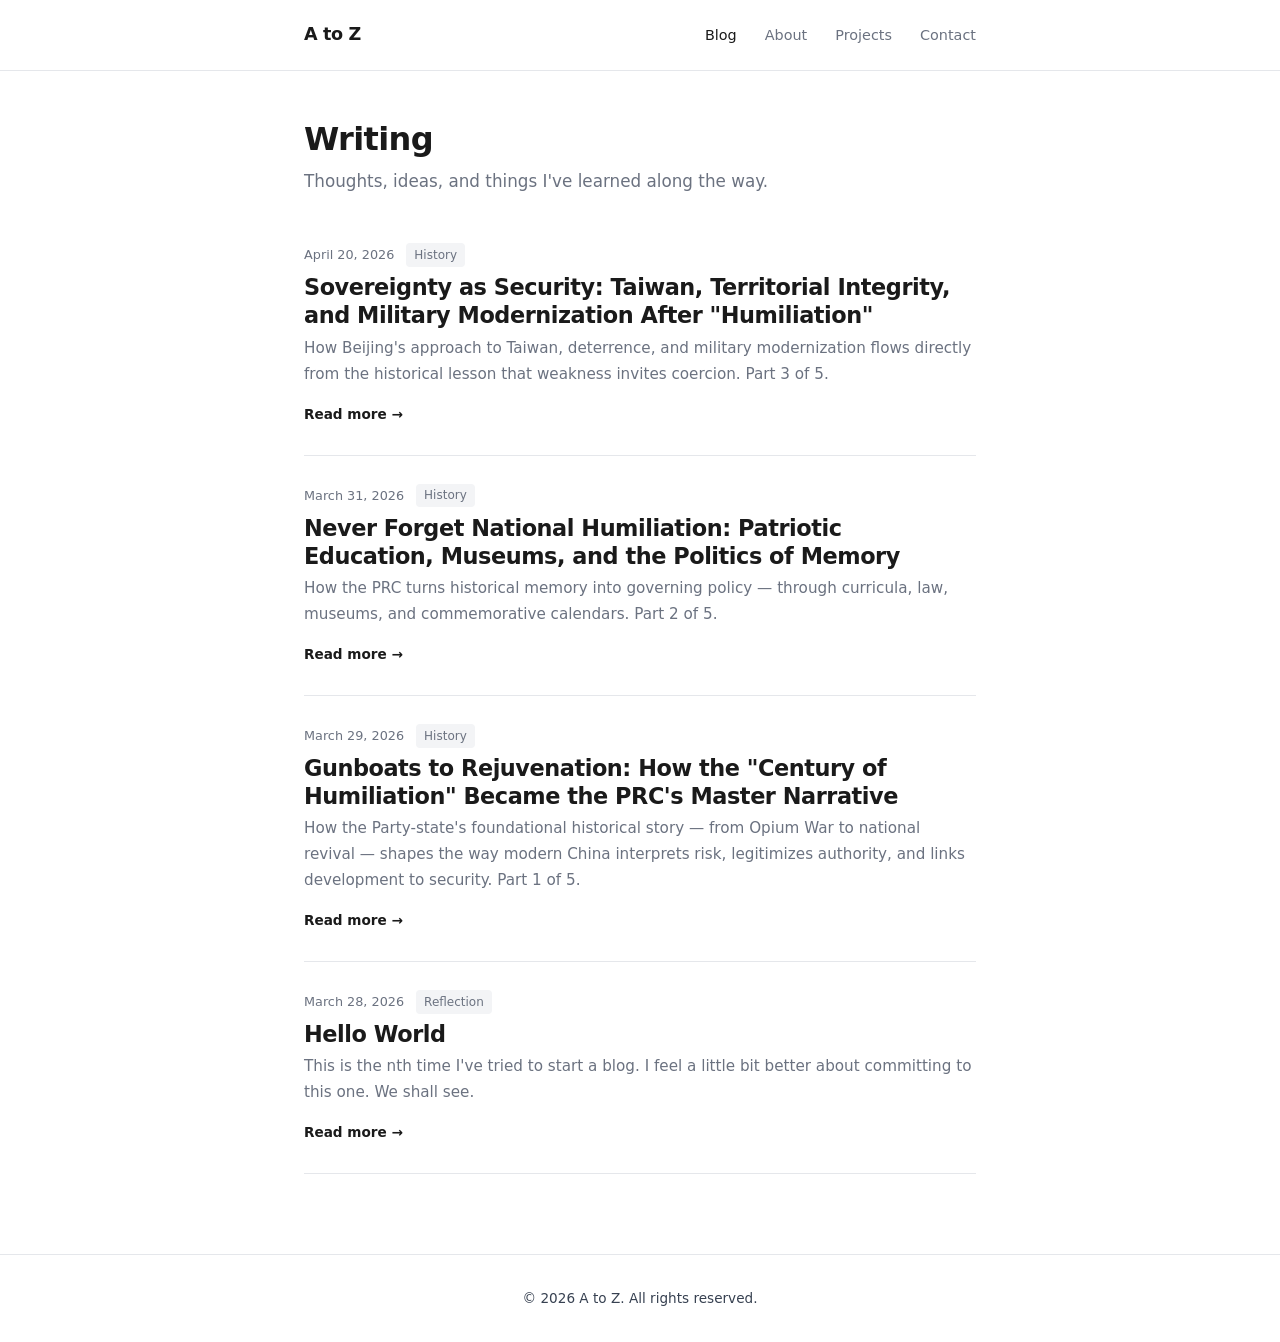
<file: index.html>
<!DOCTYPE html>
<html lang="en">
<head>
  <meta charset="UTF-8" />
  <meta name="viewport" content="width=device-width, initial-scale=1.0" />
  <title>A to Z — Blog</title>
  <meta name="description" content="A to Z — thoughts, writing, and ideas." />
  <link rel="stylesheet" href="css/style.css" />
</head>
<body>

<nav>
  <div class="nav-inner">
    <a href="index.html" class="nav-brand">A to Z</a>
    <ul class="nav-links">
      <li><a href="index.html">Blog</a></li>
      <li><a href="about.html">About</a></li>
      <li><a href="projects.html">Projects</a></li>
      <li><a href="contact.html">Contact</a></li>
    </ul>
  </div>
</nav>

<main>
  <div class="container">
    <div class="page-header">
      <h1>Writing</h1>
      <p>Thoughts, ideas, and things I've learned along the way.</p>
    </div>

    <div class="post-list">

      <article class="post-item">
        <div class="post-meta">
          <span>April 20, 2026</span>
          <span class="post-tag">History</span>
        </div>
        <h2><a href="blog/sovereignty-as-security.html">Sovereignty as Security: Taiwan, Territorial Integrity, and Military Modernization After "Humiliation"</a></h2>
        <p>How Beijing's approach to Taiwan, deterrence, and military modernization flows directly from the historical lesson that weakness invites coercion. Part 3 of 5.</p>
        <a href="blog/sovereignty-as-security.html" class="read-more">Read more →</a>
      </article>

      <article class="post-item">
        <div class="post-meta">
          <span>March 31, 2026</span>
          <span class="post-tag">History</span>
        </div>
        <h2><a href="blog/never-forget-national-humiliation.html">Never Forget National Humiliation: Patriotic Education, Museums, and the Politics of Memory</a></h2>
        <p>How the PRC turns historical memory into governing policy — through curricula, law, museums, and commemorative calendars. Part 2 of 5.</p>
        <a href="blog/never-forget-national-humiliation.html" class="read-more">Read more →</a>
      </article>

      <article class="post-item">
        <div class="post-meta">
          <span>March 29, 2026</span>
          <span class="post-tag">History</span>
        </div>
        <h2><a href="blog/gunboats-to-rejuvenation.html">Gunboats to Rejuvenation: How the "Century of Humiliation" Became the PRC's Master Narrative</a></h2>
        <p>How the Party-state's foundational historical story — from Opium War to national revival — shapes the way modern China interprets risk, legitimizes authority, and links development to security. Part 1 of 5.</p>
        <a href="blog/gunboats-to-rejuvenation.html" class="read-more">Read more →</a>
      </article>

      <article class="post-item">
        <div class="post-meta">
          <span>March 28, 2026</span>
          <span class="post-tag">Reflection</span>
        </div>
        <h2><a href="blog/hello-world.html">Hello World</a></h2>
        <p>This is the nth time I've tried to start a blog. I feel a little bit better about committing to this one. We shall see.</p>
        <a href="blog/hello-world.html" class="read-more">Read more →</a>
      </article>

    </div>
  </div>
</main>

<footer>
  <div class="container">
    <p>&copy; 2026 A to Z. All rights reserved.</p>
  </div>
</footer>

<script src="js/main.js"></script>
</body>
</html>
</file>
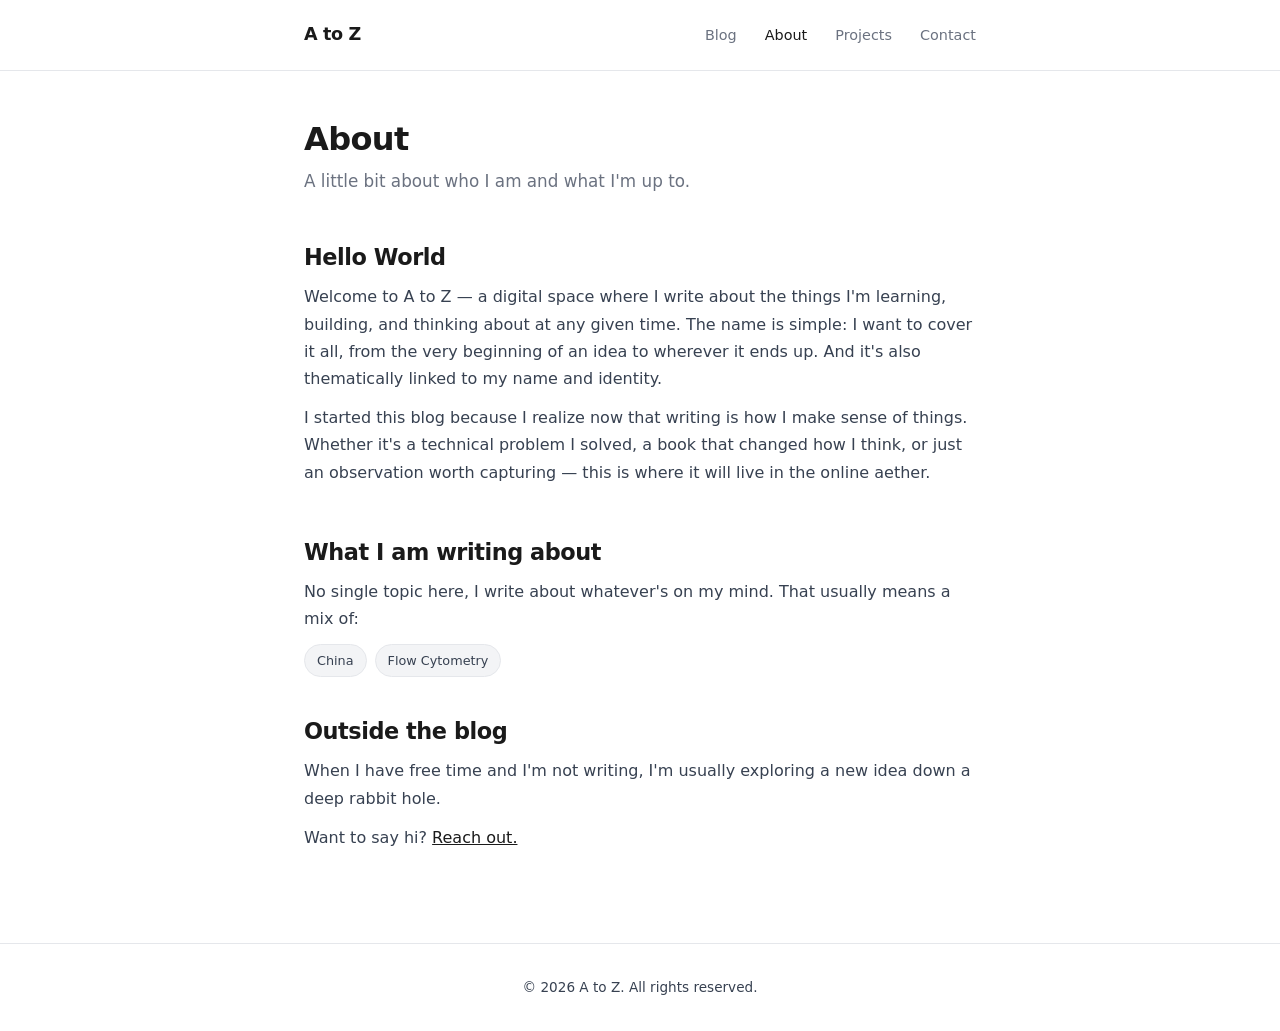
<file: about.html>
<!DOCTYPE html>
<html lang="en">
<head>
  <meta charset="UTF-8" />
  <meta name="viewport" content="width=device-width, initial-scale=1.0" />
  <title>About — A to Z</title>
  <meta name="description" content="About the author of A to Z." />
  <link rel="stylesheet" href="css/style.css" />
</head>
<body>

<nav>
  <div class="nav-inner">
    <a href="index.html" class="nav-brand">A to Z</a>
    <ul class="nav-links">
      <li><a href="index.html">Blog</a></li>
      <li><a href="about.html">About</a></li>
      <li><a href="projects.html">Projects</a></li>
      <li><a href="contact.html">Contact</a></li>
    </ul>
  </div>
</nav>

<main>
  <div class="container">
    <div class="page-header">
      <h1>About</h1>
      <p>A little bit about who I am and what I'm up to.</p>
    </div>

    <div class="about-grid">

      <div class="about-section">
        <h2>Hello World</h2>
        <p>Welcome to A to Z — a digital space where I write about the things I'm learning, building, and thinking about at any given time. The name is simple: I want to cover it all, from the very beginning of an idea to wherever it ends up. And it's also thematically linked to my name and identity.</p>
        <p>I started this blog because I realize now that writing is how I make sense of things. Whether it's a technical problem I solved, a book that changed how I think, or just an observation worth capturing — this is where it will live in the online aether.</p>
      </div>

      <div class="about-section">
        <h2>What I am writing about</h2>
        <p>No single topic here, I write about whatever's on my mind. That usually means a mix of:</p>
        <div class="skill-list">
          <span class="skill-tag">China</span>
          <span class="skill-tag">Flow Cytometry</span>
        </div>
      </div>

      <div class="about-section">
        <h2>Outside the blog</h2>
        <p>When I have free time and I'm not writing, I'm usually exploring a new idea down a deep rabbit hole.</p>
        <p>Want to say hi? <a href="contact.html">Reach out.</a></p>
      </div>

    </div>
  </div>
</main>

<footer>
  <div class="container">
    <p>&copy; 2026 A to Z. All rights reserved.</p>
  </div>
</footer>

<script src="js/main.js"></script>
</body>
</html>
</file>
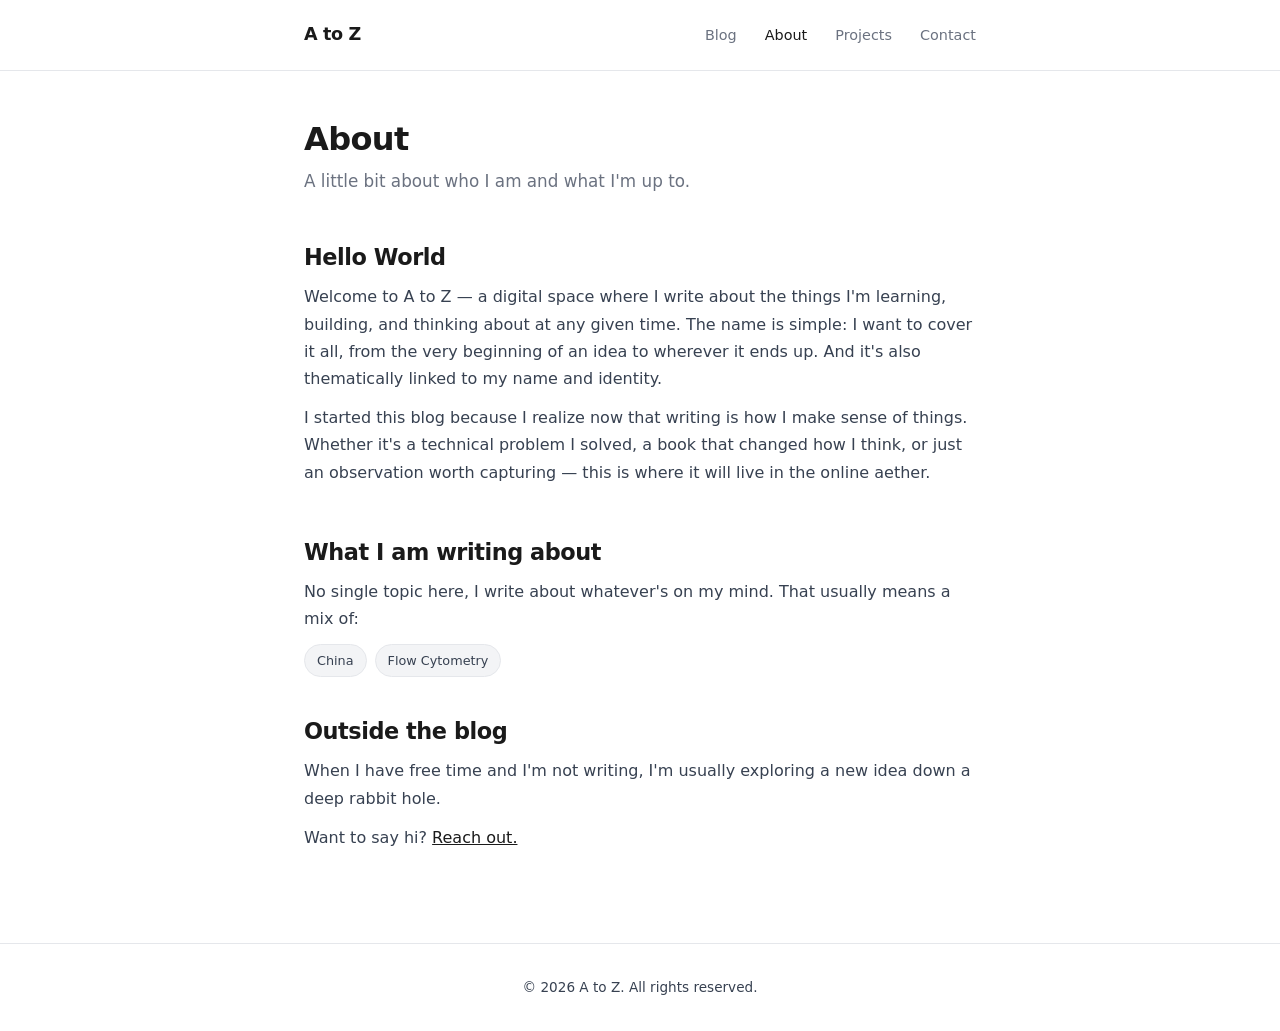
<file: about_preview.html>
<!DOCTYPE html>
<html lang="en">
<head>
  <meta charset="UTF-8" />
  <meta name="viewport" content="width=device-width, initial-scale=1.0" />
  <title>About — A to Z</title>
  <style>
    *, *::before, *::after { box-sizing: border-box; margin: 0; padding: 0; }

    :root {
      --bg: #ffffff;
      --text: #1a1a1a;
      --muted: #6b7280;
      --border: #e5e7eb;
      --accent: #111111;
      --link: #1a1a1a;
      --link-hover: #4f46e5;
      --max-w: 720px;
      --font-sans: ui-sans-serif, system-ui, -apple-system, BlinkMacSystemFont, "Segoe UI", sans-serif;
      --font-serif: Georgia, "Times New Roman", serif;
    }

    html { font-size: 16px; scroll-behavior: smooth; }

    body {
      font-family: var(--font-sans);
      background: var(--bg);
      color: var(--text);
      line-height: 1.7;
      min-height: 100vh;
      display: flex;
      flex-direction: column;
    }

    .container { max-width: var(--max-w); margin: 0 auto; padding: 0 1.5rem; }
    main { flex: 1; padding: 3rem 0 5rem; }

    nav {
      border-bottom: 1px solid var(--border);
      padding: 1.25rem 0;
      position: sticky;
      top: 0;
      background: rgba(255,255,255,0.95);
      backdrop-filter: blur(8px);
      z-index: 100;
    }

    .nav-inner {
      display: flex;
      align-items: center;
      justify-content: space-between;
      max-width: var(--max-w);
      margin: 0 auto;
      padding: 0 1.5rem;
    }

    .nav-brand {
      font-size: 1.1rem;
      font-weight: 700;
      letter-spacing: -0.02em;
      color: var(--text);
      text-decoration: none;
    }

    .nav-links {
      display: flex;
      gap: 1.75rem;
      list-style: none;
    }

    .nav-links a {
      font-size: 0.9rem;
      color: var(--muted);
      text-decoration: none;
      transition: color 0.15s;
    }

    .nav-links a:hover, .nav-links a.active { color: var(--text); }

    footer {
      border-top: 1px solid var(--border);
      padding: 2rem 0;
      text-align: center;
      font-size: 0.85rem;
      color: var(--muted);
    }

    h1, h2, h3 { line-height: 1.25; letter-spacing: -0.02em; }
    h1 { font-size: 2rem; font-weight: 800; }
    h2 { font-size: 1.4rem; font-weight: 700; }
    h3 { font-size: 1.1rem; font-weight: 600; }
    p { color: #374151; }

    a { color: var(--link); transition: color 0.15s; }
    a:hover { color: var(--link-hover); }

    .page-header { margin-bottom: 3rem; }
    .page-header h1 { margin-bottom: 0.5rem; }
    .page-header p { color: var(--muted); font-size: 1.05rem; }

    .about-grid { display: grid; grid-template-columns: 1fr; gap: 2.5rem; }
    .about-section h2 { margin-bottom: 0.75rem; }
    .about-section p { color: #374151; margin-bottom: 0.75rem; }
    .skill-list { display: flex; flex-wrap: wrap; gap: 0.5rem; margin-top: 0.75rem; }
    .skill-tag {
      background: #f3f4f6;
      border: 1px solid var(--border);
      padding: 0.3rem 0.75rem;
      border-radius: 999px;
      font-size: 0.8rem;
      color: #374151;
    }
  </style>
</head>
<body>

<nav>
  <div class="nav-inner">
    <a href="#" class="nav-brand">A to Z</a>
    <ul class="nav-links">
      <li><a href="#">Blog</a></li>
      <li><a href="#" class="active">About</a></li>
      <li><a href="#">Projects</a></li>
      <li><a href="#">Contact</a></li>
    </ul>
  </div>
</nav>

<main>
  <div class="container">
    <div class="page-header">
      <h1>About</h1>
      <p>A little bit about who I am and what I'm up to.</p>
    </div>

    <div class="about-grid">

      <div class="about-section">
        <h2>Hello World</h2>
        <p>Welcome to A to Z — a digital space where I write about the things I'm learning, building, and thinking about at any given time. The name is simple: I want to cover it all, from the very beginning of an idea to wherever it ends up. And it's also thematically linked to my name and identity.</p>
        <p>I started this blog because I realize now that writing is how I make sense of things. Whether it's a technical problem I solved, a book that changed how I think, or just an observation worth capturing — this is where it will live in the online aether.</p>
      </div>

      <div class="about-section">
        <h2>What I am writing about</h2>
        <p>No single topic here, I write about whatever's on my mind. That usually means a mix of:</p>
        <div class="skill-list">
          <span class="skill-tag">China</span>
          <span class="skill-tag">Flow Cytometry</span>
        </div>
      </div>

      <div class="about-section">
        <h2>Outside the blog</h2>
        <p>When I have free time and I'm not writing, I'm usually exploring a new idea down a deep rabbit hole.</p>
        <p>Want to say hi? <a href="#">Reach out.</a></p>
      </div>

    </div>
  </div>
</main>

<footer>
  <div class="container">
    <p>&copy; 2026 A to Z. All rights reserved.</p>
  </div>
</footer>

</body>
</html>
</file>
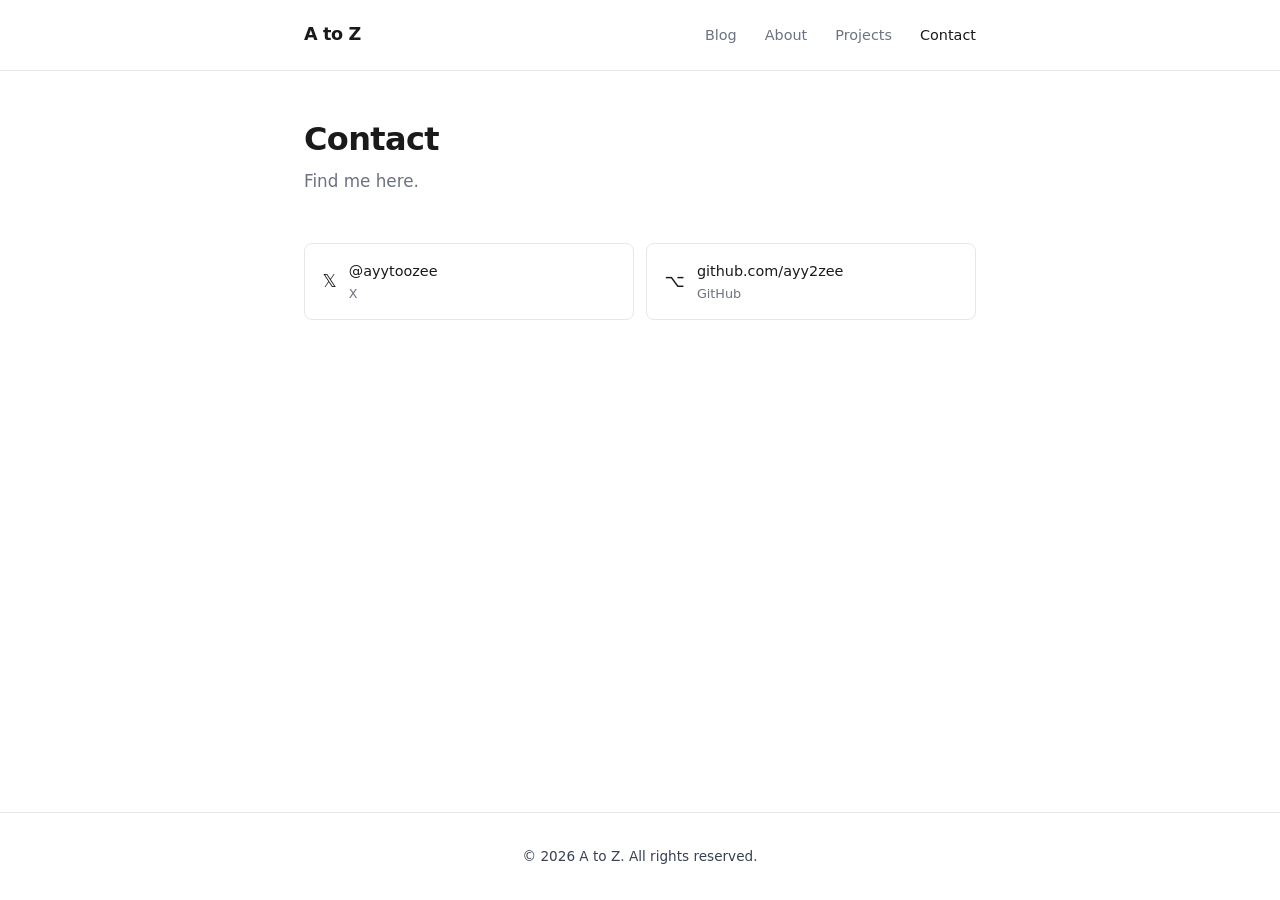
<file: contact.html>
<!DOCTYPE html>
<html lang="en">
<head>
  <meta charset="UTF-8" />
  <meta name="viewport" content="width=device-width, initial-scale=1.0" />
  <title>Contact — A to Z</title>
  <meta name="description" content="Get in touch." />
  <link rel="stylesheet" href="css/style.css" />
</head>
<body>

<nav>
  <div class="nav-inner">
    <a href="index.html" class="nav-brand">A to Z</a>
    <ul class="nav-links">
      <li><a href="index.html">Blog</a></li>
      <li><a href="about.html">About</a></li>
      <li><a href="projects.html">Projects</a></li>
      <li><a href="contact.html">Contact</a></li>
    </ul>
  </div>
</nav>

<main>
  <div class="container">
    <div class="page-header">
      <h1>Contact</h1>
      <p>Find me here.</p>
    </div>

    <div class="contact-methods contact-methods--row">
      <a href="https://twitter.com/ayytoozee" target="_blank" rel="noopener" class="contact-method">
        <span class="contact-method-icon">𝕏</span>
        <div class="contact-method-text">
          @ayytoozee
          <strong>X</strong>
        </div>
      </a>
      <a href="https://github.com/ayy2zee" target="_blank" rel="noopener" class="contact-method">
        <span class="contact-method-icon">⌥</span>
        <div class="contact-method-text">
          github.com/ayy2zee
          <strong>GitHub</strong>
        </div>
      </a>
    </div>
  </div>
</main>

<footer>
  <div class="container">
    <p>&copy; 2026 A to Z. All rights reserved.</p>
  </div>
</footer>

<script src="js/main.js"></script>
</body>
</html>
</file>
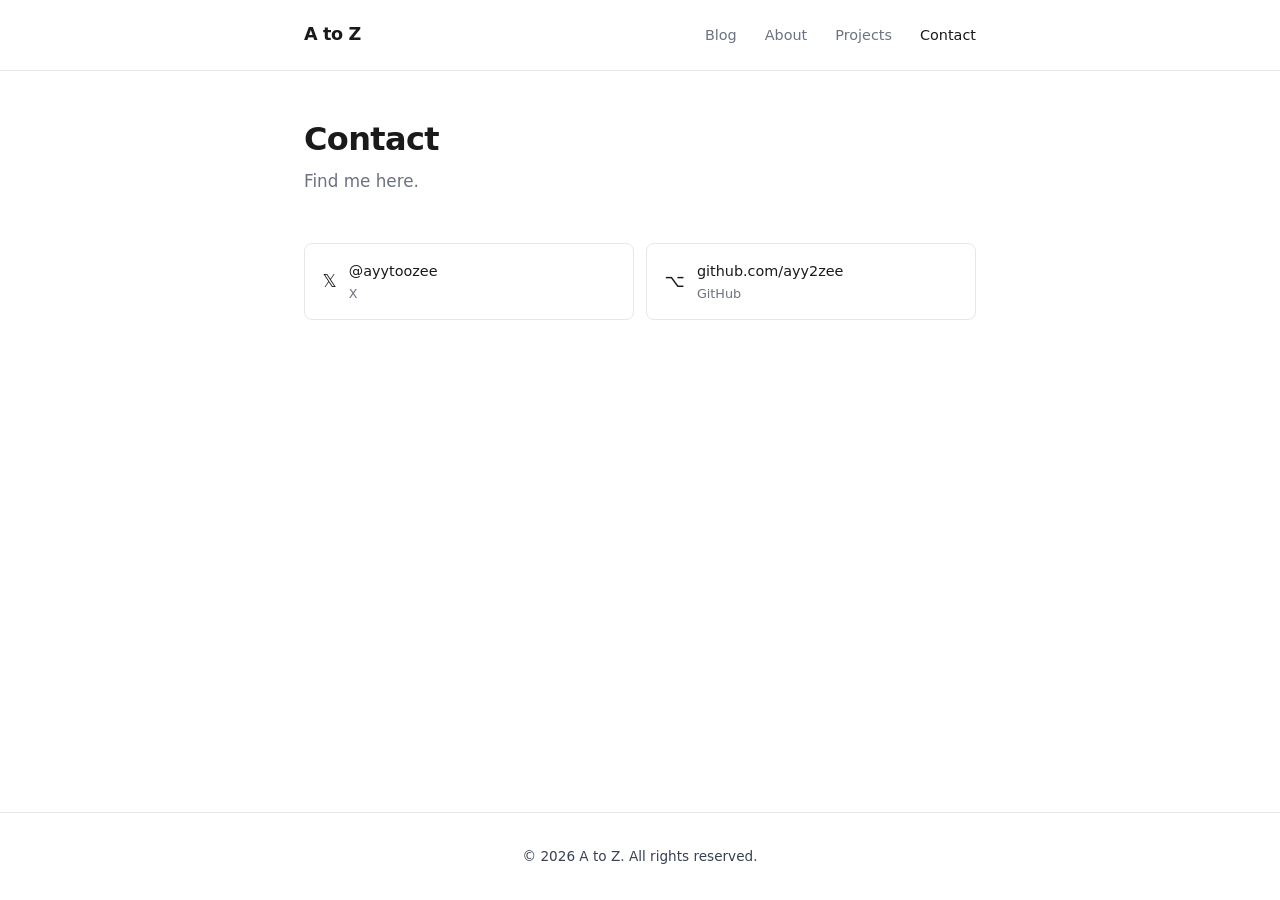
<file: contact_preview.html>
<!DOCTYPE html>
<html lang="en">
<head>
  <meta charset="UTF-8" />
  <meta name="viewport" content="width=device-width, initial-scale=1.0" />
  <title>Contact — A to Z</title>
  <style>
    *, *::before, *::after { box-sizing: border-box; margin: 0; padding: 0; }

    :root {
      --bg: #ffffff;
      --text: #1a1a1a;
      --muted: #6b7280;
      --border: #e5e7eb;
      --link: #1a1a1a;
      --link-hover: #4f46e5;
      --max-w: 720px;
      --font-sans: ui-sans-serif, system-ui, -apple-system, BlinkMacSystemFont, "Segoe UI", sans-serif;
    }

    html { font-size: 16px; scroll-behavior: smooth; }

    body {
      font-family: var(--font-sans);
      background: var(--bg);
      color: var(--text);
      line-height: 1.7;
      min-height: 100vh;
      display: flex;
      flex-direction: column;
    }

    .container { max-width: var(--max-w); margin: 0 auto; padding: 0 1.5rem; }
    main { flex: 1; padding: 3rem 0 5rem; }

    nav {
      border-bottom: 1px solid var(--border);
      padding: 1.25rem 0;
      position: sticky;
      top: 0;
      background: rgba(255,255,255,0.95);
      backdrop-filter: blur(8px);
      z-index: 100;
    }

    .nav-inner {
      display: flex;
      align-items: center;
      justify-content: space-between;
      max-width: var(--max-w);
      margin: 0 auto;
      padding: 0 1.5rem;
    }

    .nav-brand {
      font-size: 1.1rem;
      font-weight: 700;
      letter-spacing: -0.02em;
      color: var(--text);
      text-decoration: none;
    }

    .nav-links {
      display: flex;
      gap: 1.75rem;
      list-style: none;
    }

    .nav-links a {
      font-size: 0.9rem;
      color: var(--muted);
      text-decoration: none;
      transition: color 0.15s;
    }

    .nav-links a:hover, .nav-links a.active { color: var(--text); }

    footer {
      border-top: 1px solid var(--border);
      padding: 2rem 0;
      text-align: center;
      font-size: 0.85rem;
      color: var(--muted);
    }

    h1 { font-size: 2rem; font-weight: 800; line-height: 1.25; letter-spacing: -0.02em; }
    p { color: #374151; }
    a { color: var(--link); transition: color 0.15s; }
    a:hover { color: var(--link-hover); }

    .page-header { margin-bottom: 3rem; }
    .page-header h1 { margin-bottom: 0.5rem; }
    .page-header p { color: var(--muted); font-size: 1.05rem; }

    .contact-methods { display: flex; flex-direction: row; gap: 0.75rem; margin-top: 1.5rem; }
    .contact-method { flex: 1; }

    .contact-method {
      display: flex;
      align-items: center;
      gap: 0.75rem;
      padding: 0.9rem 1.1rem;
      border: 1px solid var(--border);
      border-radius: 8px;
      text-decoration: none;
      color: var(--text);
      font-size: 0.9rem;
      transition: border-color 0.15s, box-shadow 0.15s;
    }

    .contact-method:hover { border-color: #9ca3af; box-shadow: 0 1px 8px rgba(0,0,0,0.05); color: var(--text); }

    .contact-method-icon { font-size: 1.1rem; }

    .contact-method-text strong { display: block; font-size: 0.8rem; color: var(--muted); font-weight: 400; }
  </style>
</head>
<body>

<nav>
  <div class="nav-inner">
    <a href="#" class="nav-brand">A to Z</a>
    <ul class="nav-links">
      <li><a href="#">Blog</a></li>
      <li><a href="#">About</a></li>
      <li><a href="#">Projects</a></li>
      <li><a href="#" class="active">Contact</a></li>
    </ul>
  </div>
</nav>

<main>
  <div class="container">
    <div class="page-header">
      <h1>Contact</h1>
      <p>Find me here.</p>
    </div>

    <div class="contact-methods contact-methods--row">
      <a href="#" class="contact-method">
        <span class="contact-method-icon">𝕏</span>
        <div class="contact-method-text">
          @ayytoozee
          <strong>X</strong>
        </div>
      </a>
      <a href="#" class="contact-method">
        <span class="contact-method-icon">⌥</span>
        <div class="contact-method-text">
          github.com/ayy2zee
          <strong>GitHub</strong>
        </div>
      </a>
    </div>
  </div>
</main>

<footer>
  <div class="container">
    <p>&copy; 2026 A to Z. All rights reserved.</p>
  </div>
</footer>

</body>
</html>
</file>
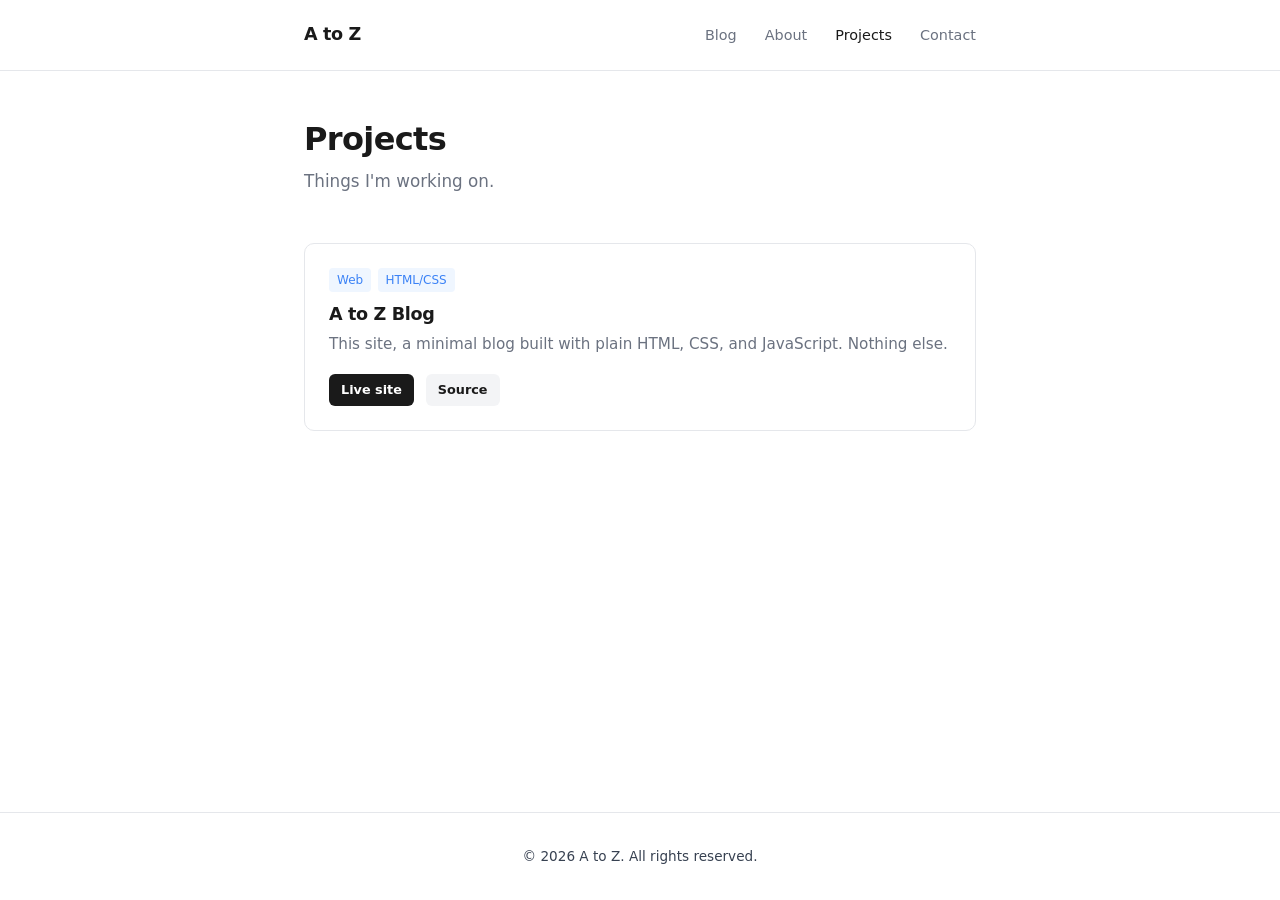
<file: projects.html>
<!DOCTYPE html>
<html lang="en">
<head>
  <meta charset="UTF-8" />
  <meta name="viewport" content="width=device-width, initial-scale=1.0" />
  <title>Projects — A to Z</title>
  <meta name="description" content="Things I've built." />
  <link rel="stylesheet" href="css/style.css" />
</head>
<body>

<nav>
  <div class="nav-inner">
    <a href="index.html" class="nav-brand">A to Z</a>
    <ul class="nav-links">
      <li><a href="index.html">Blog</a></li>
      <li><a href="about.html">About</a></li>
      <li><a href="projects.html">Projects</a></li>
      <li><a href="contact.html">Contact</a></li>
    </ul>
  </div>
</nav>

<main>
  <div class="container">
    <div class="page-header">
      <h1>Projects</h1>
      <p>Things I'm working on.</p>
    </div>

    <div class="project-grid">

      <div class="project-card">
        <div class="project-tags">
          <span class="project-tag">Web</span>
          <span class="project-tag">HTML/CSS</span>
        </div>
        <h3>A to Z Blog</h3>
        <p>This site, a minimal blog built with plain HTML, CSS, and JavaScript. Nothing else.</p>
        <div class="project-links">
          <a href="#" class="btn-primary">Live site</a>
          <a href="#" class="btn-secondary">Source</a>
        </div>
      </div>

    </div>
  </div>
</main>

<footer>
  <div class="container">
    <p>&copy; 2026 A to Z. All rights reserved.</p>
  </div>
</footer>

<script src="js/main.js"></script>
</body>
</html>
</file>
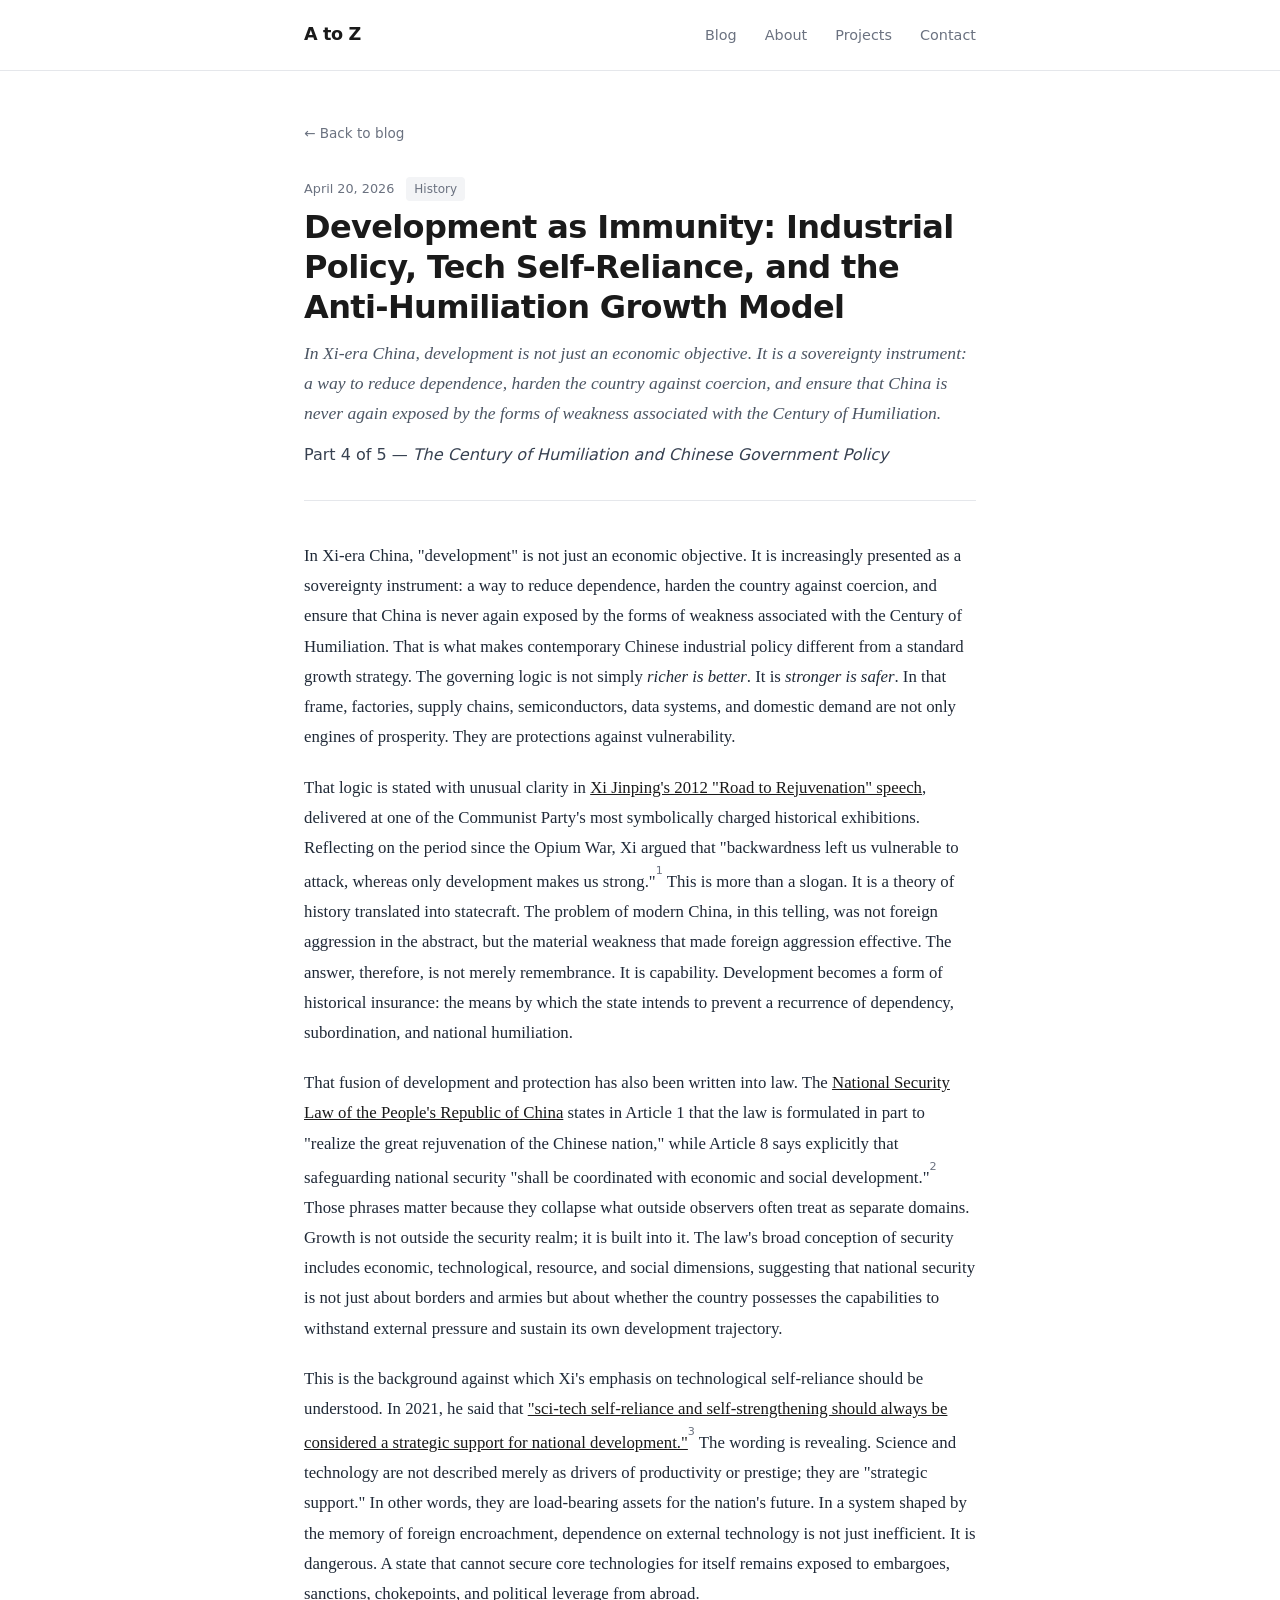
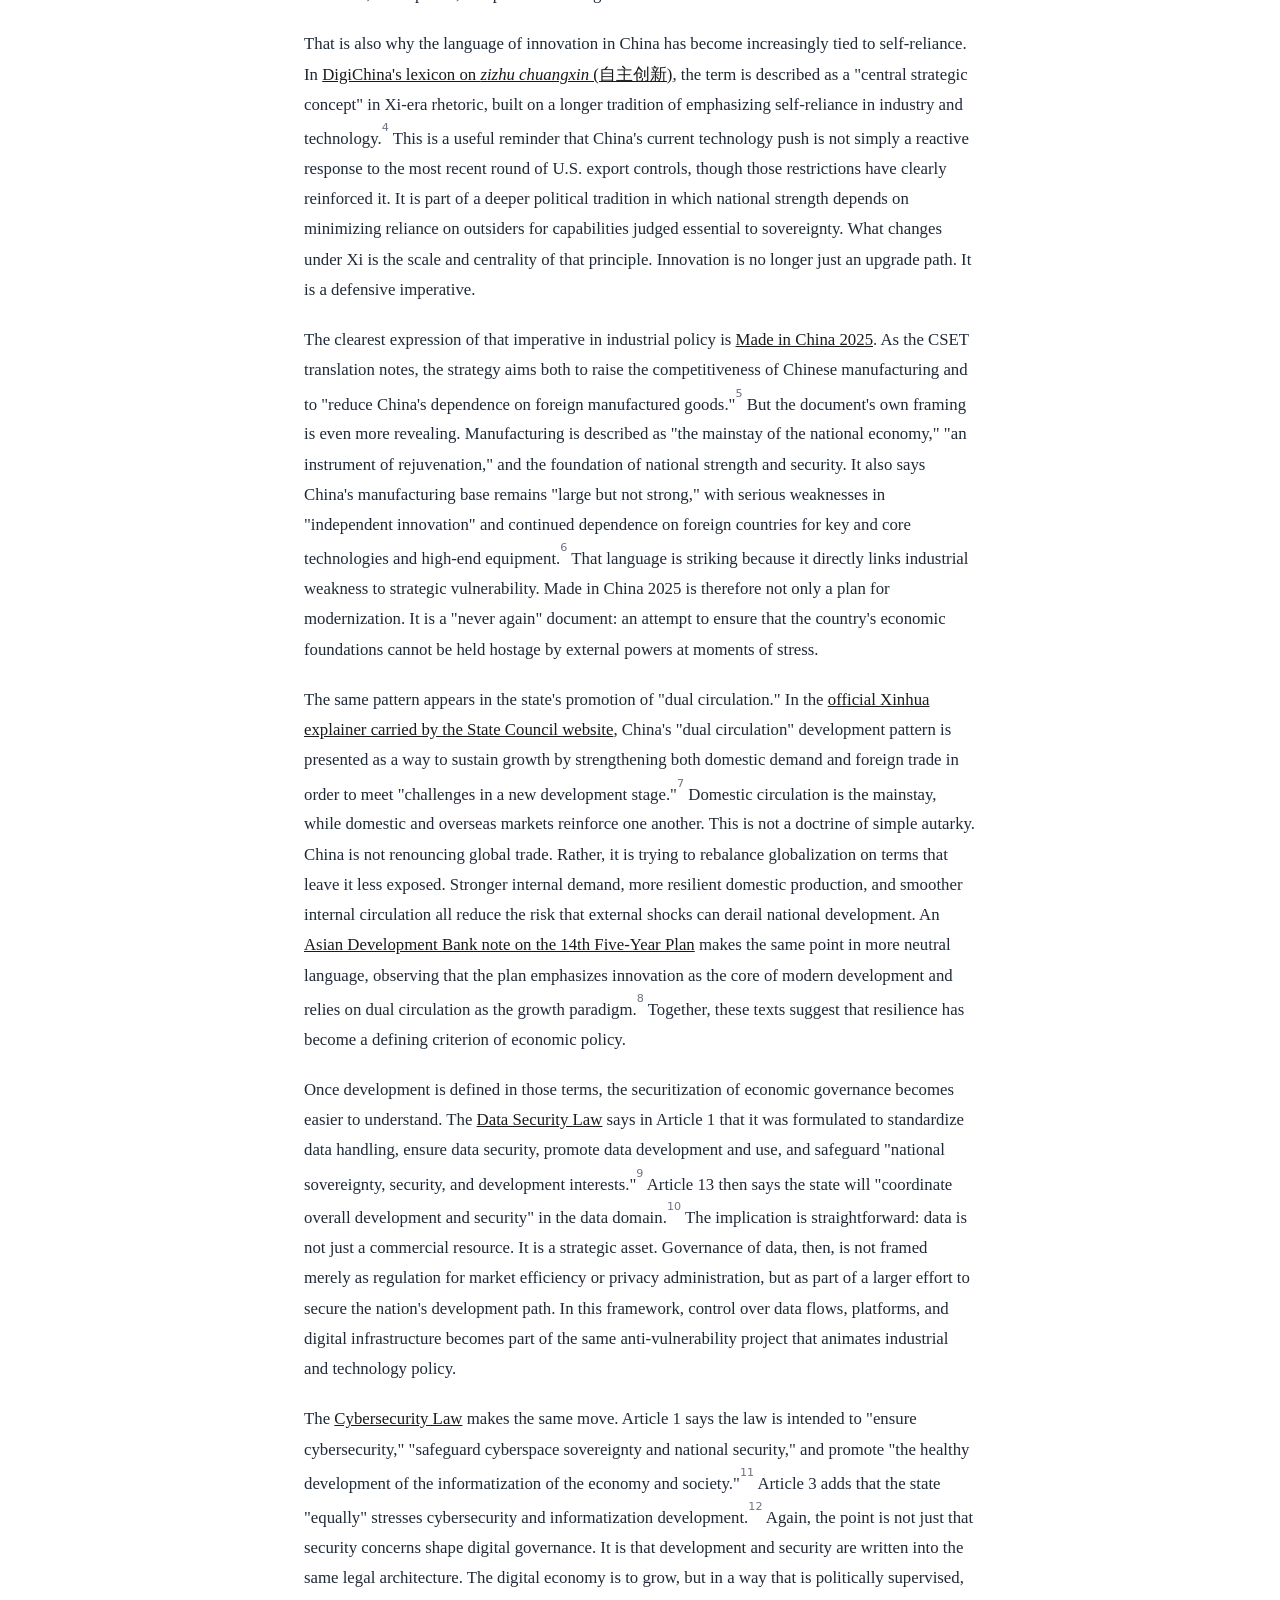
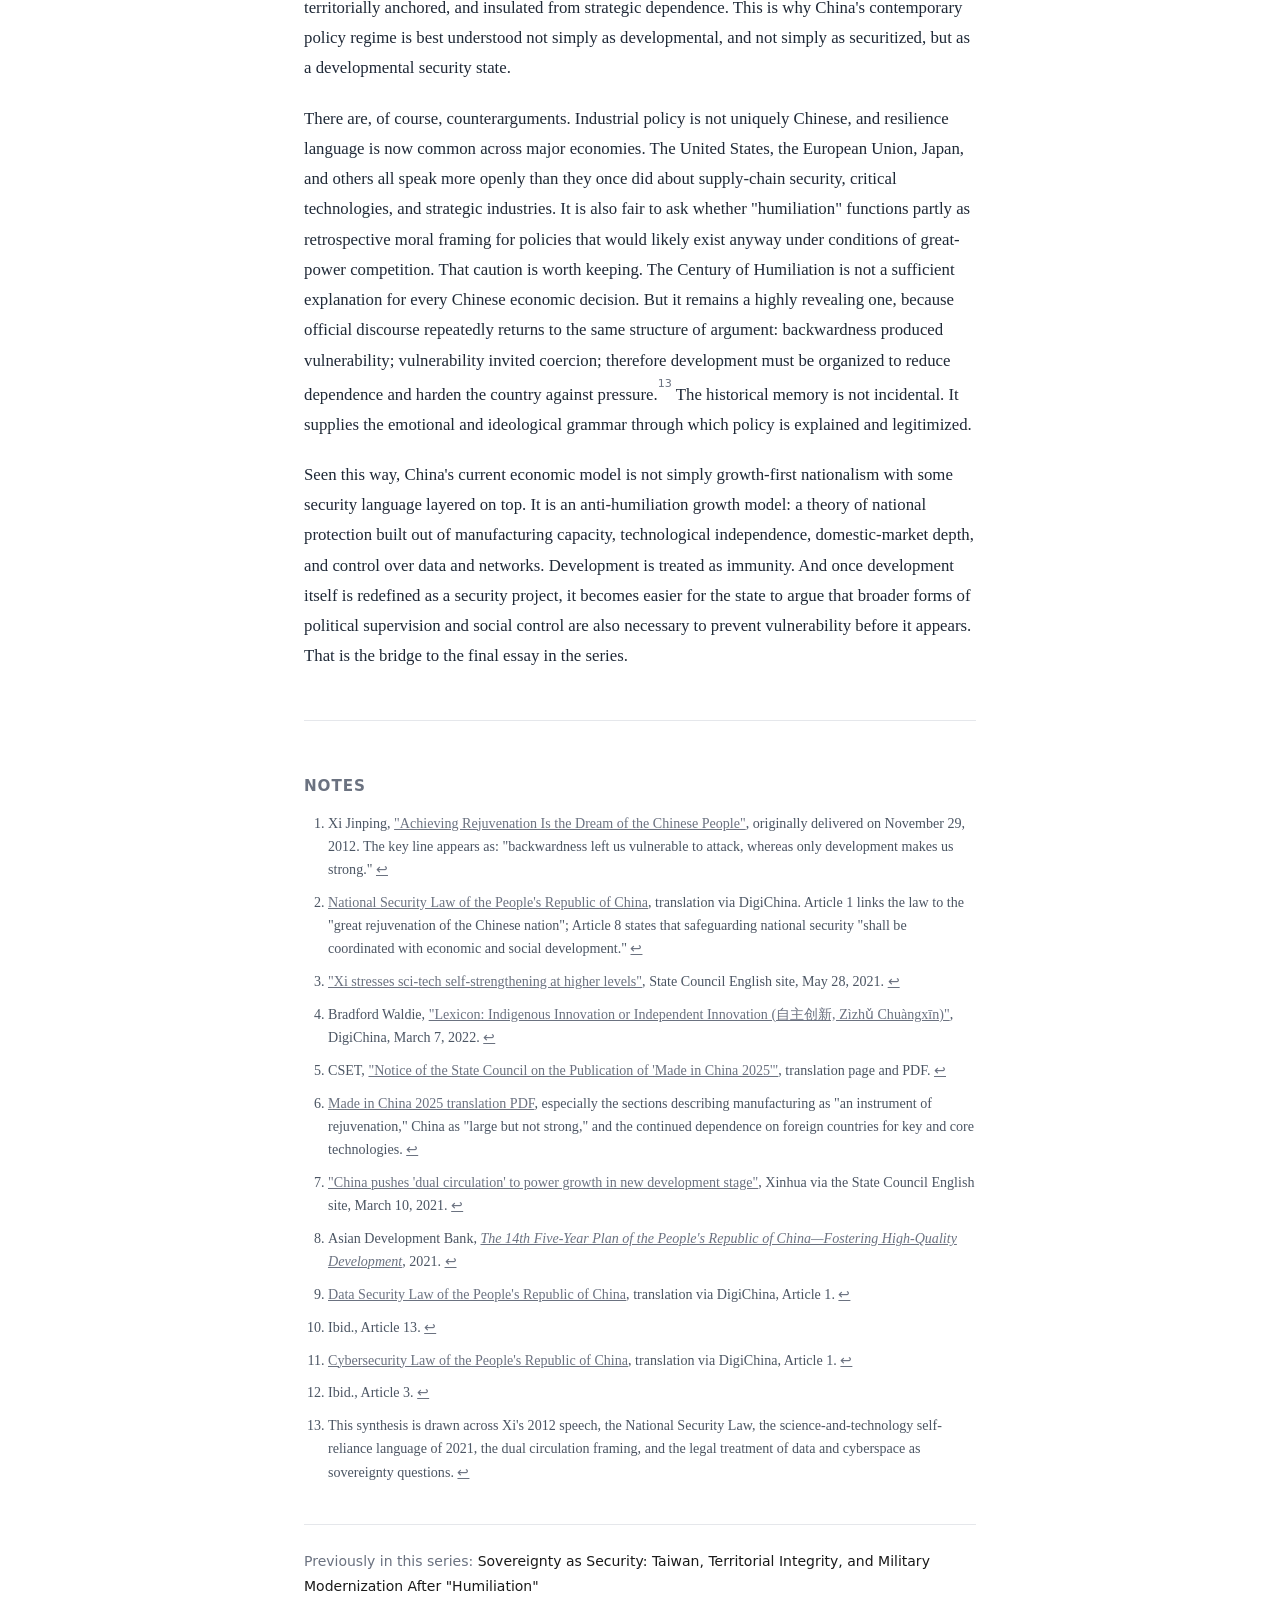
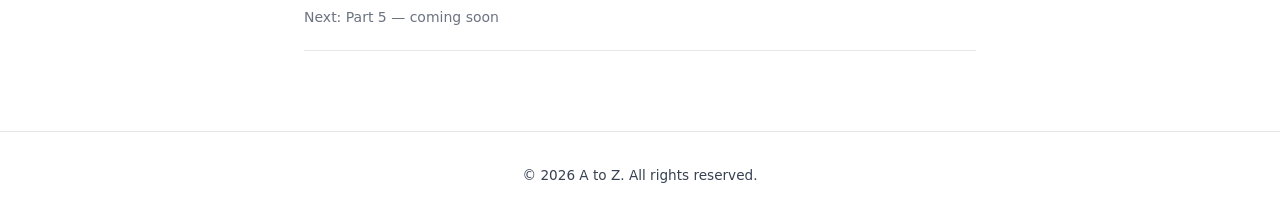
<file: blog/development-as-immunity.html>
<!DOCTYPE html>
<html lang="en">
<head>
  <meta charset="UTF-8" />
  <meta name="viewport" content="width=device-width, initial-scale=1.0" />
  <title>Development as Immunity: Industrial Policy, Tech Self-Reliance, and the Anti-Humiliation Growth Model — A to Z</title>
  <meta name="description" content="In Xi-era China, development is not just an economic objective. It is a sovereignty instrument—a way to reduce dependence, harden the country against coercion, and ensure that China is never again exposed by the forms of weakness associated with the Century of Humiliation." />
  <link rel="stylesheet" href="../css/style.css" />
  <style>
    .post-dek {
      font-family: var(--font-serif);
      font-style: italic;
      font-size: 1.1rem;
      color: #4b5563;
      line-height: 1.7;
      margin-bottom: 0.75rem;
    }

    sup a {
      font-family: var(--font-sans);
      font-size: 0.7rem;
      font-style: normal;
      color: var(--muted);
      text-decoration: none;
      vertical-align: super;
      line-height: 0;
    }

    sup a:hover { color: var(--link-hover); }

    .post-endnotes {
      margin-top: 3rem;
      padding-top: 1.5rem;
      border-top: 1px solid var(--border);
    }

    .post-endnotes h2 {
      font-family: var(--font-sans);
      font-size: 0.95rem;
      font-weight: 700;
      letter-spacing: 0.06em;
      text-transform: uppercase;
      color: var(--muted);
      margin-bottom: 1rem;
    }

    .post-endnotes ol {
      margin: 0;
      padding-left: 1.5rem;
    }

    .post-endnotes li {
      font-family: var(--font-serif);
      font-size: 0.88rem;
      color: #4b5563;
      line-height: 1.65;
      margin-bottom: 0.6rem;
    }

    .post-endnotes li a {
      color: var(--muted);
    }

    .post-endnotes li a:hover {
      color: var(--link-hover);
    }

    .post-series-nav {
      margin-top: 2.5rem;
      padding-top: 1.5rem;
      border-top: 1px solid var(--border);
      font-family: var(--font-sans);
      font-size: 0.875rem;
      color: var(--muted);
      display: flex;
      flex-direction: column;
      gap: 0.35rem;
    }

    .post-series-nav a {
      color: var(--text);
      text-decoration: none;
    }

    .post-series-nav a:hover { color: var(--link-hover); }
  </style>
</head>
<body>

<nav>
  <div class="nav-inner">
    <a href="../index.html" class="nav-brand">A to Z</a>
    <ul class="nav-links">
      <li><a href="../index.html">Blog</a></li>
      <li><a href="../about.html">About</a></li>
      <li><a href="../projects.html">Projects</a></li>
      <li><a href="../contact.html">Contact</a></li>
    </ul>
  </div>
</nav>

<main>
  <div class="container">
    <a href="../index.html" class="back-link">← Back to blog</a>

    <article class="post-full">
      <div class="post-full-header">
        <div class="post-meta">
          <span>April 20, 2026</span>
          <span class="post-tag">History</span>
        </div>
        <h1>Development as Immunity: Industrial Policy, Tech Self-Reliance, and the Anti-Humiliation Growth Model</h1>
        <p class="post-dek">In Xi-era China, development is not just an economic objective. It is a sovereignty instrument: a way to reduce dependence, harden the country against coercion, and ensure that China is never again exposed by the forms of weakness associated with the Century of Humiliation.</p>
        <p class="post-series">Part 4 of 5 — <em>The Century of Humiliation and Chinese Government Policy</em></p>
      </div>

      <div class="post-body">
        <p>In Xi-era China, "development" is not just an economic objective. It is increasingly presented as a sovereignty instrument: a way to reduce dependence, harden the country against coercion, and ensure that China is never again exposed by the forms of weakness associated with the Century of Humiliation. That is what makes contemporary Chinese industrial policy different from a standard growth strategy. The governing logic is not simply <em>richer is better</em>. It is <em>stronger is safer</em>. In that frame, factories, supply chains, semiconductors, data systems, and domestic demand are not only engines of prosperity. They are protections against vulnerability.</p>

        <p>That logic is stated with unusual clarity in <a href="https://www.chinadaily.com.cn/china/19thcpcnationalcongress/2012-11/29/content_29138022.htm" target="_blank" rel="noopener noreferrer">Xi Jinping's 2012 "Road to Rejuvenation" speech</a>, delivered at one of the Communist Party's most symbolically charged historical exhibitions. Reflecting on the period since the Opium War, Xi argued that "backwardness left us vulnerable to attack, whereas only development makes us strong."<sup><a href="#fn1" id="fnref1">1</a></sup> This is more than a slogan. It is a theory of history translated into statecraft. The problem of modern China, in this telling, was not foreign aggression in the abstract, but the material weakness that made foreign aggression effective. The answer, therefore, is not merely remembrance. It is capability. Development becomes a form of historical insurance: the means by which the state intends to prevent a recurrence of dependency, subordination, and national humiliation.</p>

        <p>That fusion of development and protection has also been written into law. The <a href="https://digichina.stanford.edu/work/translation-national-security-law-of-the-peoples-republic-of-china-2015/" target="_blank" rel="noopener noreferrer">National Security Law of the People's Republic of China</a> states in Article 1 that the law is formulated in part to "realize the great rejuvenation of the Chinese nation," while Article 8 says explicitly that safeguarding national security "shall be coordinated with economic and social development."<sup><a href="#fn2" id="fnref2">2</a></sup> Those phrases matter because they collapse what outside observers often treat as separate domains. Growth is not outside the security realm; it is built into it. The law's broad conception of security includes economic, technological, resource, and social dimensions, suggesting that national security is not just about borders and armies but about whether the country possesses the capabilities to withstand external pressure and sustain its own development trajectory.</p>

        <p>This is the background against which Xi's emphasis on technological self-reliance should be understood. In 2021, he said that <a href="https://english.www.gov.cn/news/topnews/202105/28/content_WS60b09c41c6d0df57f98d8d7e.html" target="_blank" rel="noopener noreferrer">"sci-tech self-reliance and self-strengthening should always be considered a strategic support for national development."</a><sup><a href="#fn3" id="fnref3">3</a></sup> The wording is revealing. Science and technology are not described merely as drivers of productivity or prestige; they are "strategic support." In other words, they are load-bearing assets for the nation's future. In a system shaped by the memory of foreign encroachment, dependence on external technology is not just inefficient. It is dangerous. A state that cannot secure core technologies for itself remains exposed to embargoes, sanctions, chokepoints, and political leverage from abroad.</p>

        <p>That is also why the language of innovation in China has become increasingly tied to self-reliance. In <a href="https://digichina.stanford.edu/work/lexicon-indigenous-innovation-or-independent-innovation-zi-zhu-chuang-xin/" target="_blank" rel="noopener noreferrer">DigiChina's lexicon on <em>zizhu chuangxin</em> (自主创新)</a>, the term is described as a "central strategic concept" in Xi-era rhetoric, built on a longer tradition of emphasizing self-reliance in industry and technology.<sup><a href="#fn4" id="fnref4">4</a></sup> This is a useful reminder that China's current technology push is not simply a reactive response to the most recent round of U.S. export controls, though those restrictions have clearly reinforced it. It is part of a deeper political tradition in which national strength depends on minimizing reliance on outsiders for capabilities judged essential to sovereignty. What changes under Xi is the scale and centrality of that principle. Innovation is no longer just an upgrade path. It is a defensive imperative.</p>

        <p>The clearest expression of that imperative in industrial policy is <a href="https://cset.georgetown.edu/publication/made-in-china-2025-translation/" target="_blank" rel="noopener noreferrer">Made in China 2025</a>. As the CSET translation notes, the strategy aims both to raise the competitiveness of Chinese manufacturing and to "reduce China's dependence on foreign manufactured goods."<sup><a href="#fn5" id="fnref5">5</a></sup> But the document's own framing is even more revealing. Manufacturing is described as "the mainstay of the national economy," "an instrument of rejuvenation," and the foundation of national strength and security. It also says China's manufacturing base remains "large but not strong," with serious weaknesses in "independent innovation" and continued dependence on foreign countries for key and core technologies and high-end equipment.<sup><a href="#fn6" id="fnref6">6</a></sup> That language is striking because it directly links industrial weakness to strategic vulnerability. Made in China 2025 is therefore not only a plan for modernization. It is a "never again" document: an attempt to ensure that the country's economic foundations cannot be held hostage by external powers at moments of stress.</p>

        <p>The same pattern appears in the state's promotion of "dual circulation." In the <a href="https://english.www.gov.cn/policies/latestreleases/202103/10/content_WS6047fc0ec6d0719374afc0af.html" target="_blank" rel="noopener noreferrer">official Xinhua explainer carried by the State Council website</a>, China's "dual circulation" development pattern is presented as a way to sustain growth by strengthening both domestic demand and foreign trade in order to meet "challenges in a new development stage."<sup><a href="#fn7" id="fnref7">7</a></sup> Domestic circulation is the mainstay, while domestic and overseas markets reinforce one another. This is not a doctrine of simple autarky. China is not renouncing global trade. Rather, it is trying to rebalance globalization on terms that leave it less exposed. Stronger internal demand, more resilient domestic production, and smoother internal circulation all reduce the risk that external shocks can derail national development. An <a href="https://www.adb.org/publications/peoples-republic-china-14th-five-year-plan" target="_blank" rel="noopener noreferrer">Asian Development Bank note on the 14th Five-Year Plan</a> makes the same point in more neutral language, observing that the plan emphasizes innovation as the core of modern development and relies on dual circulation as the growth paradigm.<sup><a href="#fn8" id="fnref8">8</a></sup> Together, these texts suggest that resilience has become a defining criterion of economic policy.</p>

        <p>Once development is defined in those terms, the securitization of economic governance becomes easier to understand. The <a href="https://digichina.stanford.edu/work/translation-data-security-law-of-the-peoples-republic-of-china/" target="_blank" rel="noopener noreferrer">Data Security Law</a> says in Article 1 that it was formulated to standardize data handling, ensure data security, promote data development and use, and safeguard "national sovereignty, security, and development interests."<sup><a href="#fn9" id="fnref9">9</a></sup> Article 13 then says the state will "coordinate overall development and security" in the data domain.<sup><a href="#fn10" id="fnref10">10</a></sup> The implication is straightforward: data is not just a commercial resource. It is a strategic asset. Governance of data, then, is not framed merely as regulation for market efficiency or privacy administration, but as part of a larger effort to secure the nation's development path. In this framework, control over data flows, platforms, and digital infrastructure becomes part of the same anti-vulnerability project that animates industrial and technology policy.</p>

        <p>The <a href="https://digichina.stanford.edu/work/translation-cybersecurity-law-of-the-peoples-republic-of-china-effective-june-1-2017/" target="_blank" rel="noopener noreferrer">Cybersecurity Law</a> makes the same move. Article 1 says the law is intended to "ensure cybersecurity," "safeguard cyberspace sovereignty and national security," and promote "the healthy development of the informatization of the economy and society."<sup><a href="#fn11" id="fnref11">11</a></sup> Article 3 adds that the state "equally" stresses cybersecurity and informatization development.<sup><a href="#fn12" id="fnref12">12</a></sup> Again, the point is not just that security concerns shape digital governance. It is that development and security are written into the same legal architecture. The digital economy is to grow, but in a way that is politically supervised, territorially anchored, and insulated from strategic dependence. This is why China's contemporary policy regime is best understood not simply as developmental, and not simply as securitized, but as a developmental security state.</p>

        <p>There are, of course, counterarguments. Industrial policy is not uniquely Chinese, and resilience language is now common across major economies. The United States, the European Union, Japan, and others all speak more openly than they once did about supply-chain security, critical technologies, and strategic industries. It is also fair to ask whether "humiliation" functions partly as retrospective moral framing for policies that would likely exist anyway under conditions of great-power competition. That caution is worth keeping. The Century of Humiliation is not a sufficient explanation for every Chinese economic decision. But it remains a highly revealing one, because official discourse repeatedly returns to the same structure of argument: backwardness produced vulnerability; vulnerability invited coercion; therefore development must be organized to reduce dependence and harden the country against pressure.<sup><a href="#fn13" id="fnref13">13</a></sup> The historical memory is not incidental. It supplies the emotional and ideological grammar through which policy is explained and legitimized.</p>

        <p>Seen this way, China's current economic model is not simply growth-first nationalism with some security language layered on top. It is an anti-humiliation growth model: a theory of national protection built out of manufacturing capacity, technological independence, domestic-market depth, and control over data and networks. Development is treated as immunity. And once development itself is redefined as a security project, it becomes easier for the state to argue that broader forms of political supervision and social control are also necessary to prevent vulnerability before it appears. That is the bridge to the final essay in the series.</p>

        <section class="post-endnotes">
          <h2>Notes</h2>
          <ol>
            <li id="fn1">Xi Jinping, <a href="https://www.chinadaily.com.cn/china/19thcpcnationalcongress/2012-11/29/content_29138022.htm" target="_blank" rel="noopener noreferrer">"Achieving Rejuvenation Is the Dream of the Chinese People"</a>, originally delivered on November 29, 2012. The key line appears as: "backwardness left us vulnerable to attack, whereas only development makes us strong." <a href="#fnref1" aria-label="Back to text">↩</a></li>
            <li id="fn2"><a href="https://digichina.stanford.edu/work/translation-national-security-law-of-the-peoples-republic-of-china-2015/" target="_blank" rel="noopener noreferrer">National Security Law of the People's Republic of China</a>, translation via DigiChina. Article 1 links the law to the "great rejuvenation of the Chinese nation"; Article 8 states that safeguarding national security "shall be coordinated with economic and social development." <a href="#fnref2" aria-label="Back to text">↩</a></li>
            <li id="fn3"><a href="https://english.www.gov.cn/news/topnews/202105/28/content_WS60b09c41c6d0df57f98d8d7e.html" target="_blank" rel="noopener noreferrer">"Xi stresses sci-tech self-strengthening at higher levels"</a>, State Council English site, May 28, 2021. <a href="#fnref3" aria-label="Back to text">↩</a></li>
            <li id="fn4">Bradford Waldie, <a href="https://digichina.stanford.edu/work/lexicon-indigenous-innovation-or-independent-innovation-zi-zhu-chuang-xin/" target="_blank" rel="noopener noreferrer">"Lexicon: Indigenous Innovation or Independent Innovation (自主创新, Zìzhǔ Chuàngxīn)"</a>, DigiChina, March 7, 2022. <a href="#fnref4" aria-label="Back to text">↩</a></li>
            <li id="fn5">CSET, <a href="https://cset.georgetown.edu/publication/made-in-china-2025-translation/" target="_blank" rel="noopener noreferrer">"Notice of the State Council on the Publication of 'Made in China 2025'"</a>, translation page and PDF. <a href="#fnref5" aria-label="Back to text">↩</a></li>
            <li id="fn6"><a href="https://cset.georgetown.edu/publication/made-in-china-2025-translation/" target="_blank" rel="noopener noreferrer">Made in China 2025 translation PDF</a>, especially the sections describing manufacturing as "an instrument of rejuvenation," China as "large but not strong," and the continued dependence on foreign countries for key and core technologies. <a href="#fnref6" aria-label="Back to text">↩</a></li>
            <li id="fn7"><a href="https://english.www.gov.cn/policies/latestreleases/202103/10/content_WS6047fc0ec6d0719374afc0af.html" target="_blank" rel="noopener noreferrer">"China pushes 'dual circulation' to power growth in new development stage"</a>, Xinhua via the State Council English site, March 10, 2021. <a href="#fnref7" aria-label="Back to text">↩</a></li>
            <li id="fn8">Asian Development Bank, <a href="https://www.adb.org/publications/peoples-republic-china-14th-five-year-plan" target="_blank" rel="noopener noreferrer"><em>The 14th Five-Year Plan of the People's Republic of China—Fostering High-Quality Development</em></a>, 2021. <a href="#fnref8" aria-label="Back to text">↩</a></li>
            <li id="fn9"><a href="https://digichina.stanford.edu/work/translation-data-security-law-of-the-peoples-republic-of-china/" target="_blank" rel="noopener noreferrer">Data Security Law of the People's Republic of China</a>, translation via DigiChina, Article 1. <a href="#fnref9" aria-label="Back to text">↩</a></li>
            <li id="fn10">Ibid., Article 13. <a href="#fnref10" aria-label="Back to text">↩</a></li>
            <li id="fn11"><a href="https://digichina.stanford.edu/work/translation-cybersecurity-law-of-the-peoples-republic-of-china-effective-june-1-2017/" target="_blank" rel="noopener noreferrer">Cybersecurity Law of the People's Republic of China</a>, translation via DigiChina, Article 1. <a href="#fnref11" aria-label="Back to text">↩</a></li>
            <li id="fn12">Ibid., Article 3. <a href="#fnref12" aria-label="Back to text">↩</a></li>
            <li id="fn13">This synthesis is drawn across Xi's 2012 speech, the National Security Law, the science-and-technology self-reliance language of 2021, the dual circulation framing, and the legal treatment of data and cyberspace as sovereignty questions. <a href="#fnref13" aria-label="Back to text">↩</a></li>
          </ol>
        </section>

        <nav class="post-series-nav" aria-label="Series navigation">
          <span>Previously in this series: <a href="sovereignty-as-security.html">Sovereignty as Security: Taiwan, Territorial Integrity, and Military Modernization After "Humiliation"</a></span>
          <span>Next: Part 5 — coming soon</span>
        </nav>
      </div>
    </article>
  </div>
</main>

<footer>
  <div class="container">
    <p>&copy; 2026 A to Z. All rights reserved.</p>
  </div>
</footer>

<script src="../js/main.js"></script>
</body>
</html>
</file>
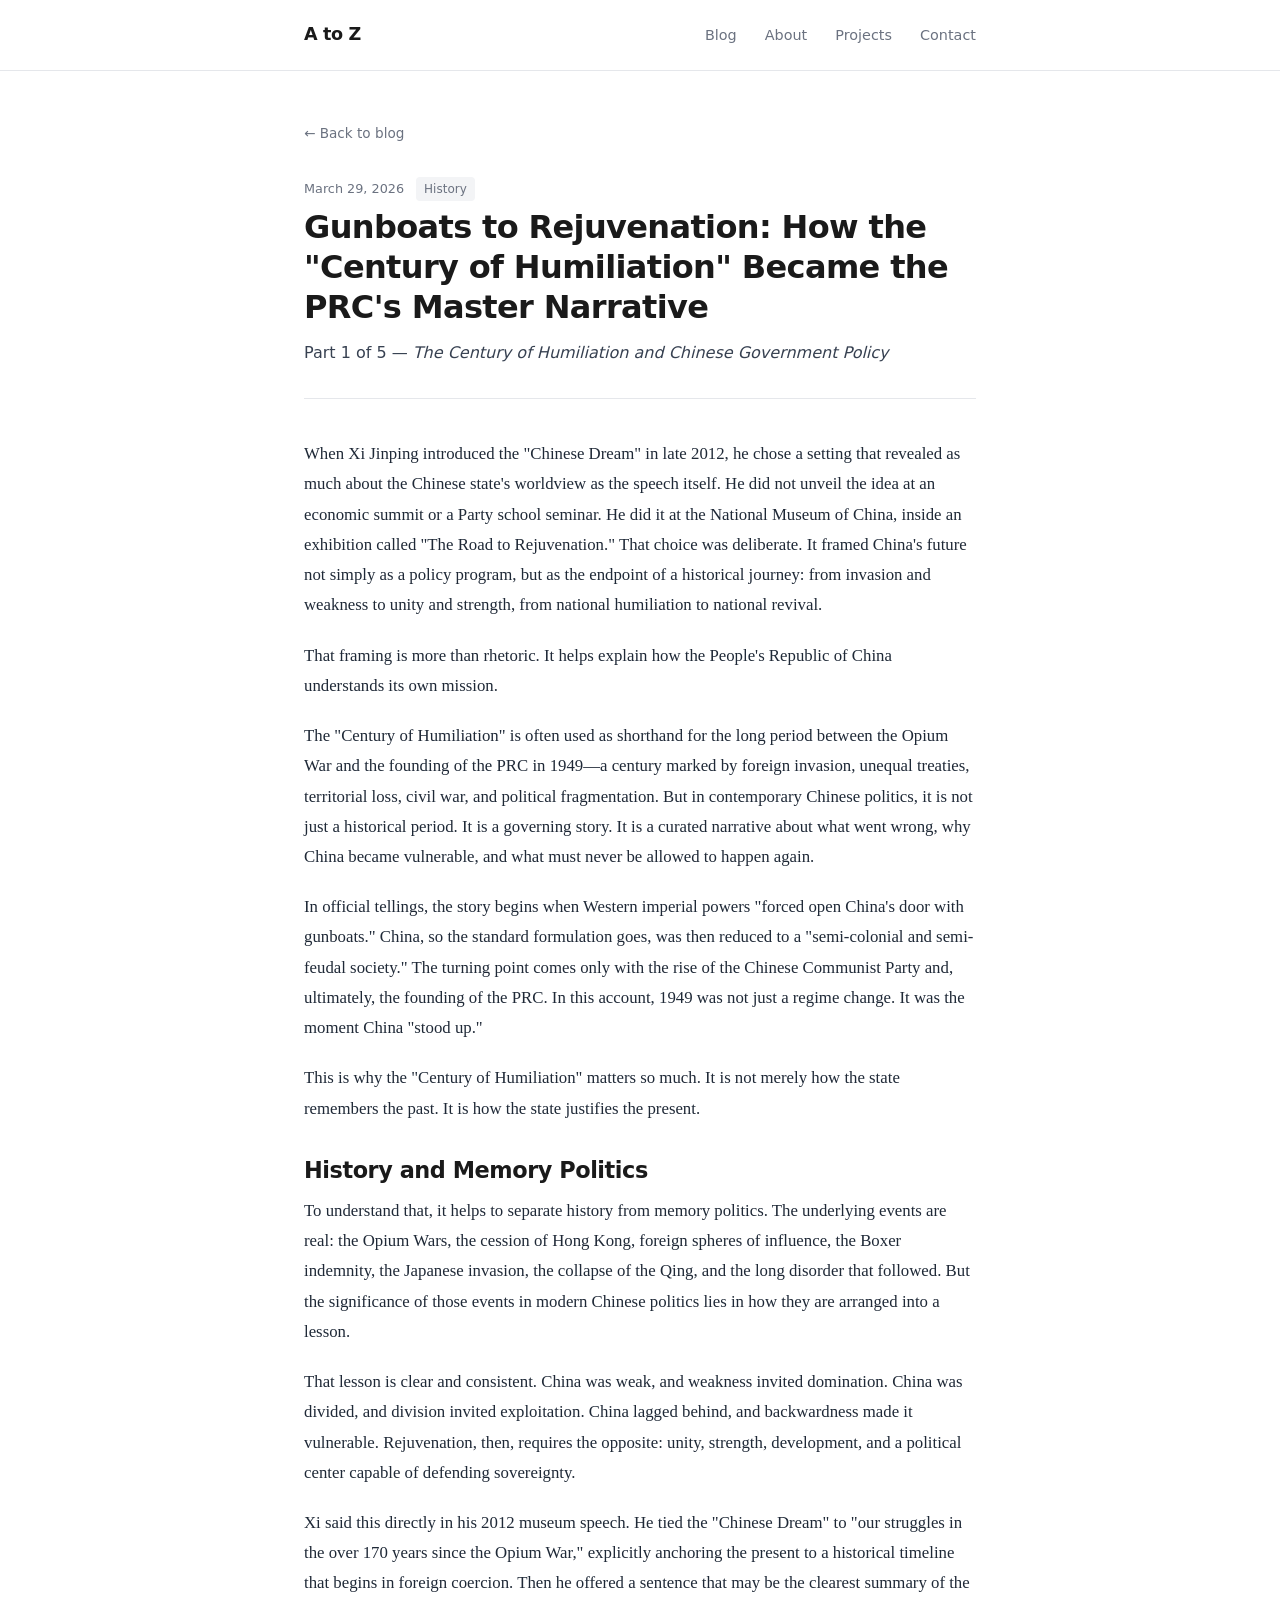
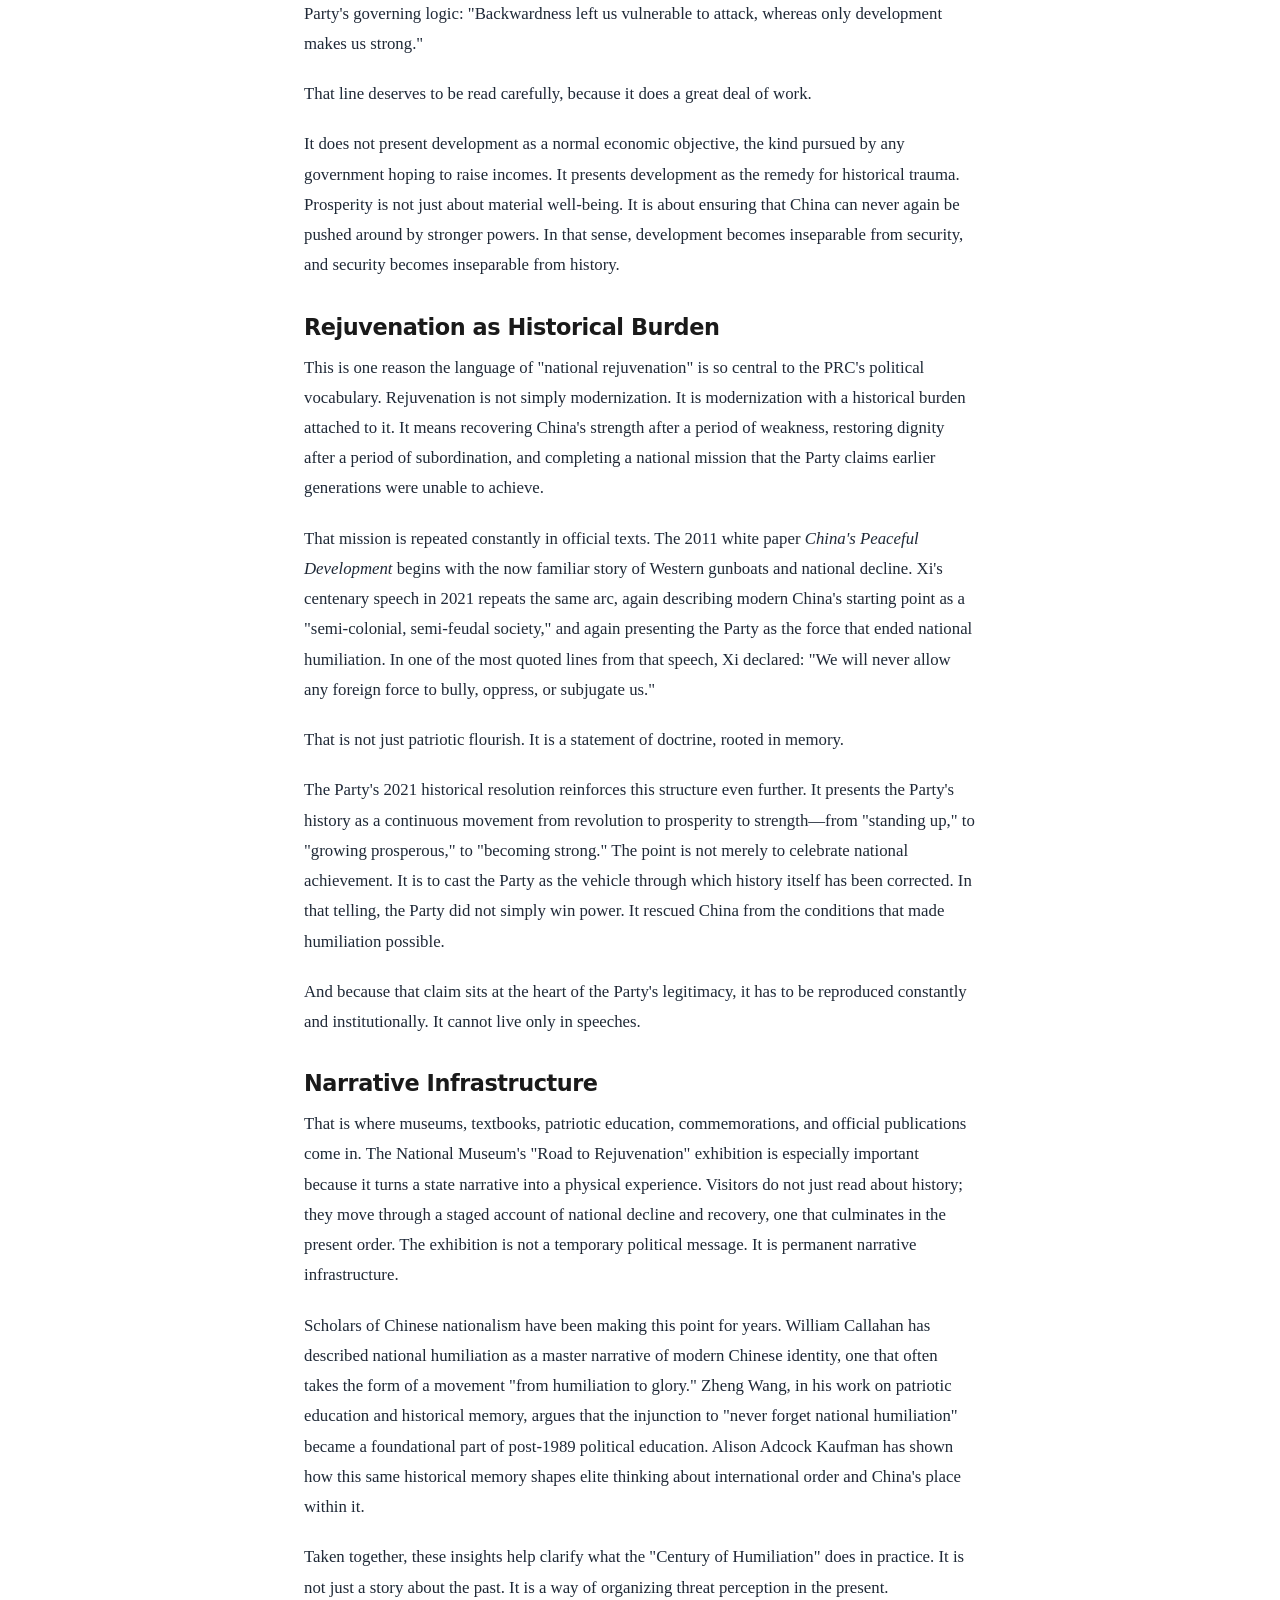
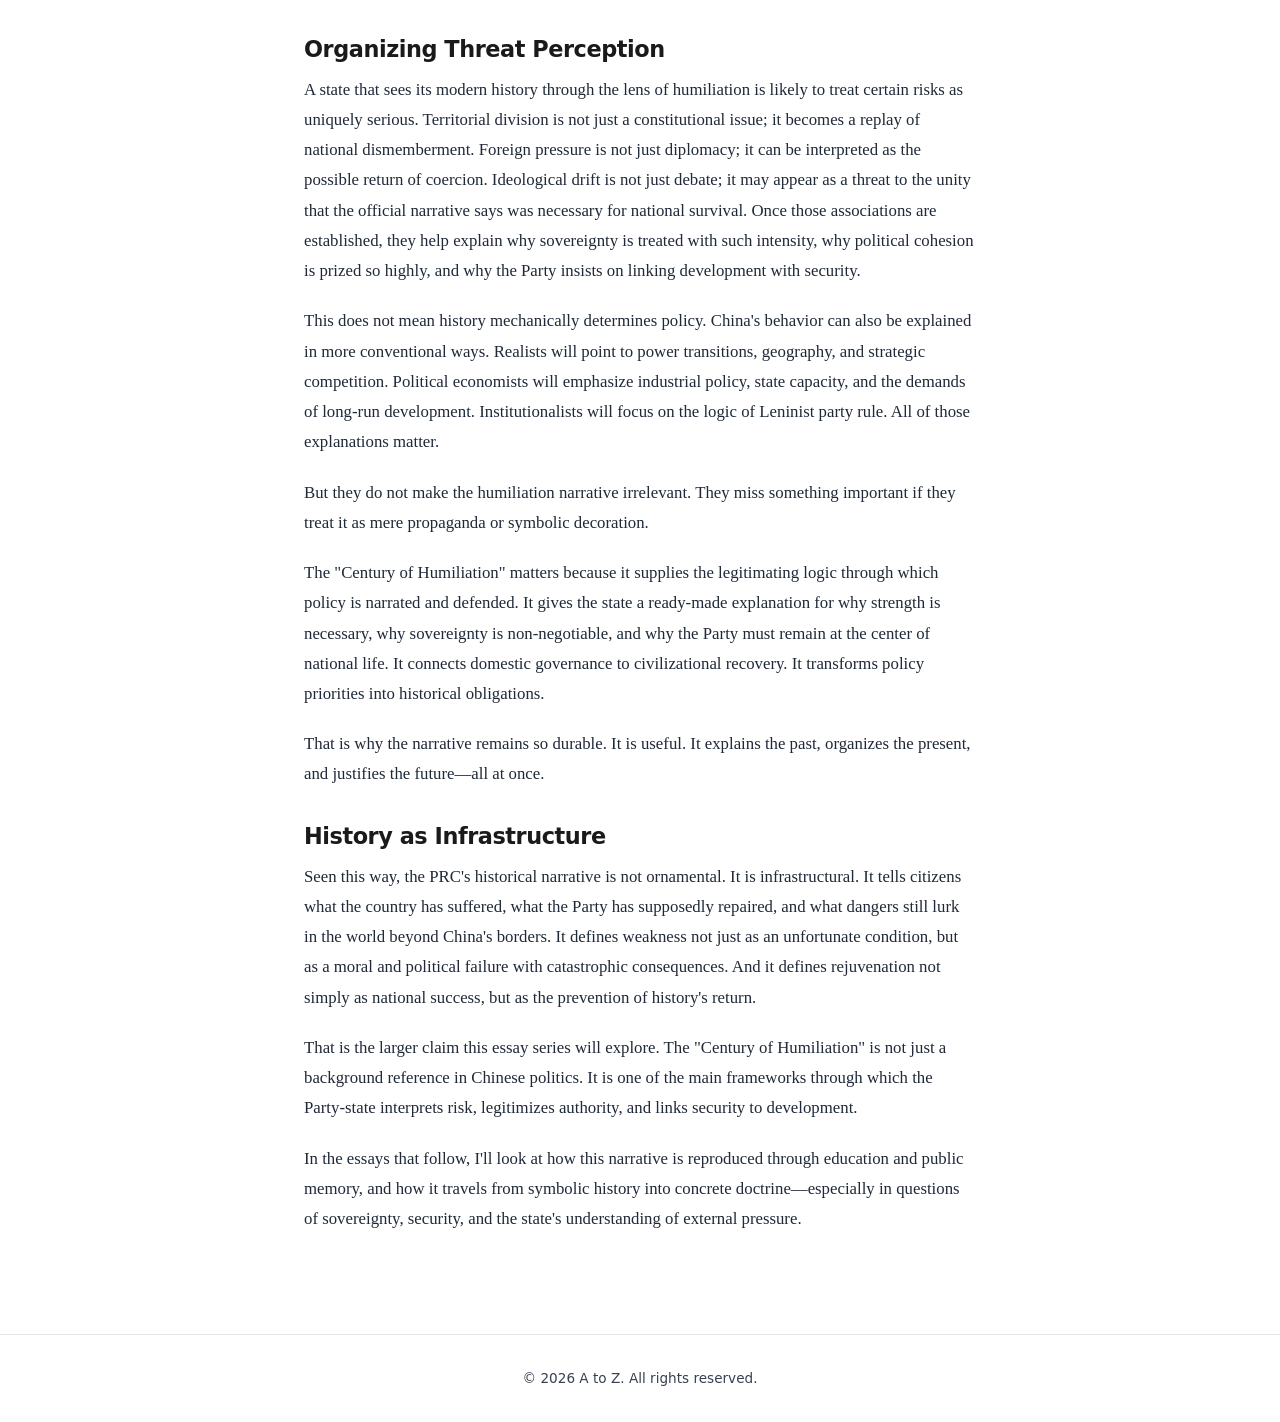
<file: blog/gunboats-to-rejuvenation.html>
<!DOCTYPE html>
<html lang="en">
<head>
  <meta charset="UTF-8" />
  <meta name="viewport" content="width=device-width, initial-scale=1.0" />
  <title>Gunboats to Rejuvenation — A to Z</title>
  <meta name="description" content="How the 'Century of Humiliation' became the PRC's master narrative — and why it still drives Chinese state policy today." />
  <link rel="stylesheet" href="../css/style.css" />
</head>
<body>

<nav>
  <div class="nav-inner">
    <a href="../index.html" class="nav-brand">A to Z</a>
    <ul class="nav-links">
      <li><a href="../index.html">Blog</a></li>
      <li><a href="../about.html">About</a></li>
      <li><a href="../projects.html">Projects</a></li>
      <li><a href="../contact.html">Contact</a></li>
    </ul>
  </div>
</nav>

<main>
  <div class="container">
    <a href="../index.html" class="back-link">← Back to blog</a>

    <article class="post-full">
      <div class="post-full-header">
        <div class="post-meta">
          <span>March 29, 2026</span>
          <span class="post-tag">History</span>
        </div>
        <h1>Gunboats to Rejuvenation: How the "Century of Humiliation" Became the PRC's Master Narrative</h1>
        <p class="post-series">Part 1 of 5 — <em>The Century of Humiliation and Chinese Government Policy</em></p>
      </div>

      <div class="post-body">
        <p>When Xi Jinping introduced the "Chinese Dream" in late 2012, he chose a setting that revealed as much about the Chinese state's worldview as the speech itself. He did not unveil the idea at an economic summit or a Party school seminar. He did it at the National Museum of China, inside an exhibition called "The Road to Rejuvenation." That choice was deliberate. It framed China's future not simply as a policy program, but as the endpoint of a historical journey: from invasion and weakness to unity and strength, from national humiliation to national revival.</p>

        <p>That framing is more than rhetoric. It helps explain how the People's Republic of China understands its own mission.</p>

        <p>The "Century of Humiliation" is often used as shorthand for the long period between the Opium War and the founding of the PRC in 1949—a century marked by foreign invasion, unequal treaties, territorial loss, civil war, and political fragmentation. But in contemporary Chinese politics, it is not just a historical period. It is a governing story. It is a curated narrative about what went wrong, why China became vulnerable, and what must never be allowed to happen again.</p>

        <p>In official tellings, the story begins when Western imperial powers "forced open China's door with gunboats." China, so the standard formulation goes, was then reduced to a "semi-colonial and semi-feudal society." The turning point comes only with the rise of the Chinese Communist Party and, ultimately, the founding of the PRC. In this account, 1949 was not just a regime change. It was the moment China "stood up."</p>

        <p>This is why the "Century of Humiliation" matters so much. It is not merely how the state remembers the past. It is how the state justifies the present.</p>

        <h2>History and Memory Politics</h2>

        <p>To understand that, it helps to separate history from memory politics. The underlying events are real: the Opium Wars, the cession of Hong Kong, foreign spheres of influence, the Boxer indemnity, the Japanese invasion, the collapse of the Qing, and the long disorder that followed. But the significance of those events in modern Chinese politics lies in how they are arranged into a lesson.</p>

        <p>That lesson is clear and consistent. China was weak, and weakness invited domination. China was divided, and division invited exploitation. China lagged behind, and backwardness made it vulnerable. Rejuvenation, then, requires the opposite: unity, strength, development, and a political center capable of defending sovereignty.</p>

        <p>Xi said this directly in his 2012 museum speech. He tied the "Chinese Dream" to "our struggles in the over 170 years since the Opium War," explicitly anchoring the present to a historical timeline that begins in foreign coercion. Then he offered a sentence that may be the clearest summary of the Party's governing logic: "Backwardness left us vulnerable to attack, whereas only development makes us strong."</p>

        <p>That line deserves to be read carefully, because it does a great deal of work.</p>

        <p>It does not present development as a normal economic objective, the kind pursued by any government hoping to raise incomes. It presents development as the remedy for historical trauma. Prosperity is not just about material well-being. It is about ensuring that China can never again be pushed around by stronger powers. In that sense, development becomes inseparable from security, and security becomes inseparable from history.</p>

        <h2>Rejuvenation as Historical Burden</h2>

        <p>This is one reason the language of "national rejuvenation" is so central to the PRC's political vocabulary. Rejuvenation is not simply modernization. It is modernization with a historical burden attached to it. It means recovering China's strength after a period of weakness, restoring dignity after a period of subordination, and completing a national mission that the Party claims earlier generations were unable to achieve.</p>

        <p>That mission is repeated constantly in official texts. The 2011 white paper <em>China's Peaceful Development</em> begins with the now familiar story of Western gunboats and national decline. Xi's centenary speech in 2021 repeats the same arc, again describing modern China's starting point as a "semi-colonial, semi-feudal society," and again presenting the Party as the force that ended national humiliation. In one of the most quoted lines from that speech, Xi declared: "We will never allow any foreign force to bully, oppress, or subjugate us."</p>

        <p>That is not just patriotic flourish. It is a statement of doctrine, rooted in memory.</p>

        <p>The Party's 2021 historical resolution reinforces this structure even further. It presents the Party's history as a continuous movement from revolution to prosperity to strength—from "standing up," to "growing prosperous," to "becoming strong." The point is not merely to celebrate national achievement. It is to cast the Party as the vehicle through which history itself has been corrected. In that telling, the Party did not simply win power. It rescued China from the conditions that made humiliation possible.</p>

        <p>And because that claim sits at the heart of the Party's legitimacy, it has to be reproduced constantly and institutionally. It cannot live only in speeches.</p>

        <h2>Narrative Infrastructure</h2>

        <p>That is where museums, textbooks, patriotic education, commemorations, and official publications come in. The National Museum's "Road to Rejuvenation" exhibition is especially important because it turns a state narrative into a physical experience. Visitors do not just read about history; they move through a staged account of national decline and recovery, one that culminates in the present order. The exhibition is not a temporary political message. It is permanent narrative infrastructure.</p>

        <p>Scholars of Chinese nationalism have been making this point for years. William Callahan has described national humiliation as a master narrative of modern Chinese identity, one that often takes the form of a movement "from humiliation to glory." Zheng Wang, in his work on patriotic education and historical memory, argues that the injunction to "never forget national humiliation" became a foundational part of post-1989 political education. Alison Adcock Kaufman has shown how this same historical memory shapes elite thinking about international order and China's place within it.</p>

        <p>Taken together, these insights help clarify what the "Century of Humiliation" does in practice. It is not just a story about the past. It is a way of organizing threat perception in the present.</p>

        <h2>Organizing Threat Perception</h2>

        <p>A state that sees its modern history through the lens of humiliation is likely to treat certain risks as uniquely serious. Territorial division is not just a constitutional issue; it becomes a replay of national dismemberment. Foreign pressure is not just diplomacy; it can be interpreted as the possible return of coercion. Ideological drift is not just debate; it may appear as a threat to the unity that the official narrative says was necessary for national survival. Once those associations are established, they help explain why sovereignty is treated with such intensity, why political cohesion is prized so highly, and why the Party insists on linking development with security.</p>

        <p>This does not mean history mechanically determines policy. China's behavior can also be explained in more conventional ways. Realists will point to power transitions, geography, and strategic competition. Political economists will emphasize industrial policy, state capacity, and the demands of long-run development. Institutionalists will focus on the logic of Leninist party rule. All of those explanations matter.</p>

        <p>But they do not make the humiliation narrative irrelevant. They miss something important if they treat it as mere propaganda or symbolic decoration.</p>

        <p>The "Century of Humiliation" matters because it supplies the legitimating logic through which policy is narrated and defended. It gives the state a ready-made explanation for why strength is necessary, why sovereignty is non-negotiable, and why the Party must remain at the center of national life. It connects domestic governance to civilizational recovery. It transforms policy priorities into historical obligations.</p>

        <p>That is why the narrative remains so durable. It is useful. It explains the past, organizes the present, and justifies the future—all at once.</p>

        <h2>History as Infrastructure</h2>

        <p>Seen this way, the PRC's historical narrative is not ornamental. It is infrastructural. It tells citizens what the country has suffered, what the Party has supposedly repaired, and what dangers still lurk in the world beyond China's borders. It defines weakness not just as an unfortunate condition, but as a moral and political failure with catastrophic consequences. And it defines rejuvenation not simply as national success, but as the prevention of history's return.</p>

        <p>That is the larger claim this essay series will explore. The "Century of Humiliation" is not just a background reference in Chinese politics. It is one of the main frameworks through which the Party-state interprets risk, legitimizes authority, and links security to development.</p>

        <p>In the essays that follow, I'll look at how this narrative is reproduced through education and public memory, and how it travels from symbolic history into concrete doctrine—especially in questions of sovereignty, security, and the state's understanding of external pressure.</p>
      </div>
    </article>
  </div>
</main>

<footer>
  <div class="container">
    <p>&copy; 2026 A to Z. All rights reserved.</p>
  </div>
</footer>

<script src="../js/main.js"></script>
</body>
</html>
</file>
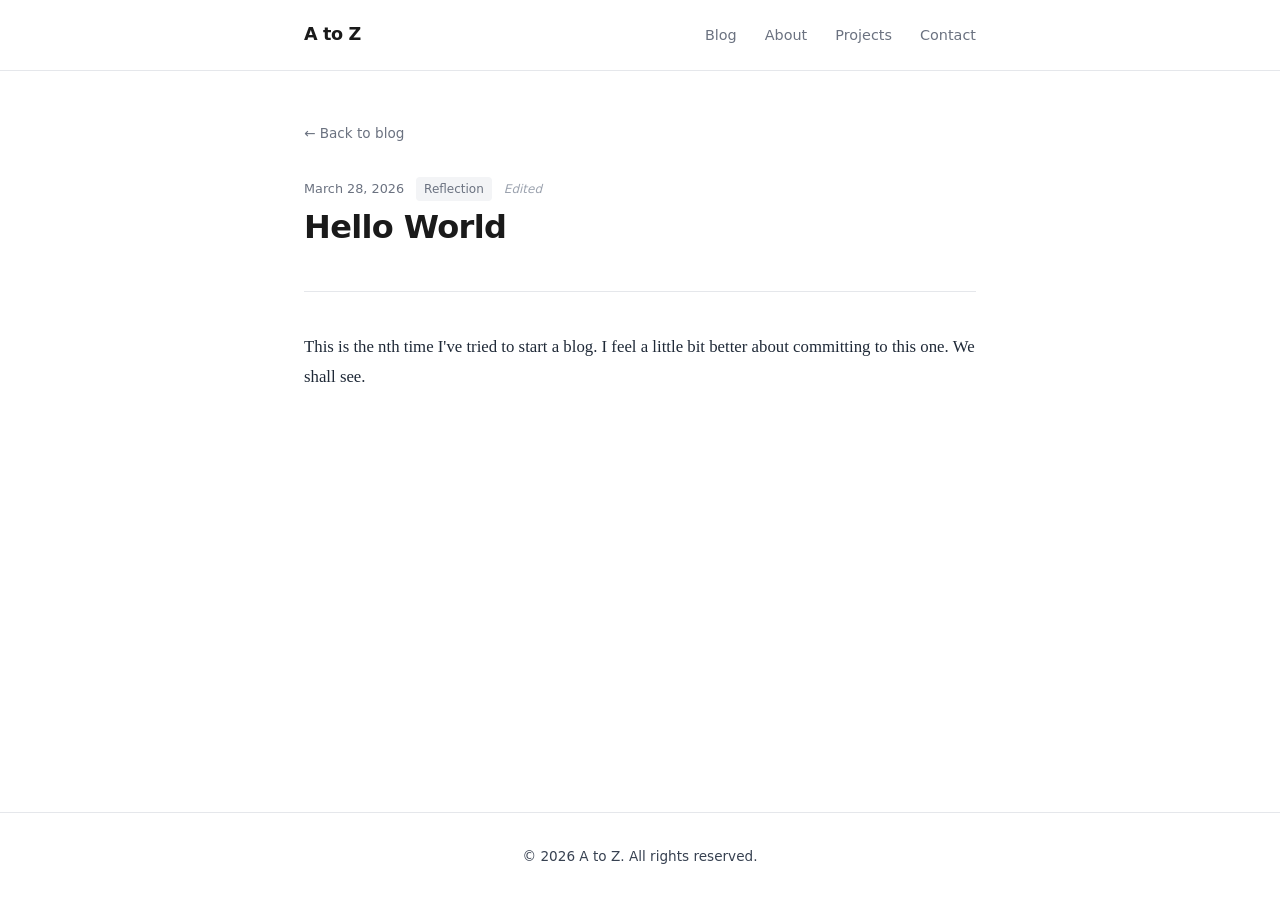
<file: blog/hello-world.html>
<!DOCTYPE html>
<html lang="en">
<head>
  <meta charset="UTF-8" />
  <meta name="viewport" content="width=device-width, initial-scale=1.0" />
  <title>Hello, World — A to Z</title>
  <meta name="description" content="Why I started writing." />
  <link rel="stylesheet" href="../css/style.css" />
</head>
<body>

<nav>
  <div class="nav-inner">
    <a href="../index.html" class="nav-brand">A to Z</a>
    <ul class="nav-links">
      <li><a href="../index.html">Blog</a></li>
      <li><a href="../about.html">About</a></li>
      <li><a href="../projects.html">Projects</a></li>
      <li><a href="../contact.html">Contact</a></li>
    </ul>
  </div>
</nav>

<main>
  <div class="container">
    <a href="../index.html" class="back-link">← Back to blog</a>

    <article class="post-full">
      <div class="post-full-header">
        <div class="post-meta">
          <span>March 28, 2026</span>
          <span class="post-tag">Reflection</span>
          <span class="post-edited">Edited</span>
        </div>
        <h1>Hello World</h1>
      </div>

      <div class="post-body">
        <p>This is the nth time I've tried to start a blog. I feel a little bit better about committing to this one. We shall see.</p>
      </div>
    </article>
  </div>
</main>

<footer>
  <div class="container">
    <p>&copy; 2026 A to Z. All rights reserved.</p>
  </div>
</footer>

<script src="../js/main.js"></script>
</body>
</html>
</file>
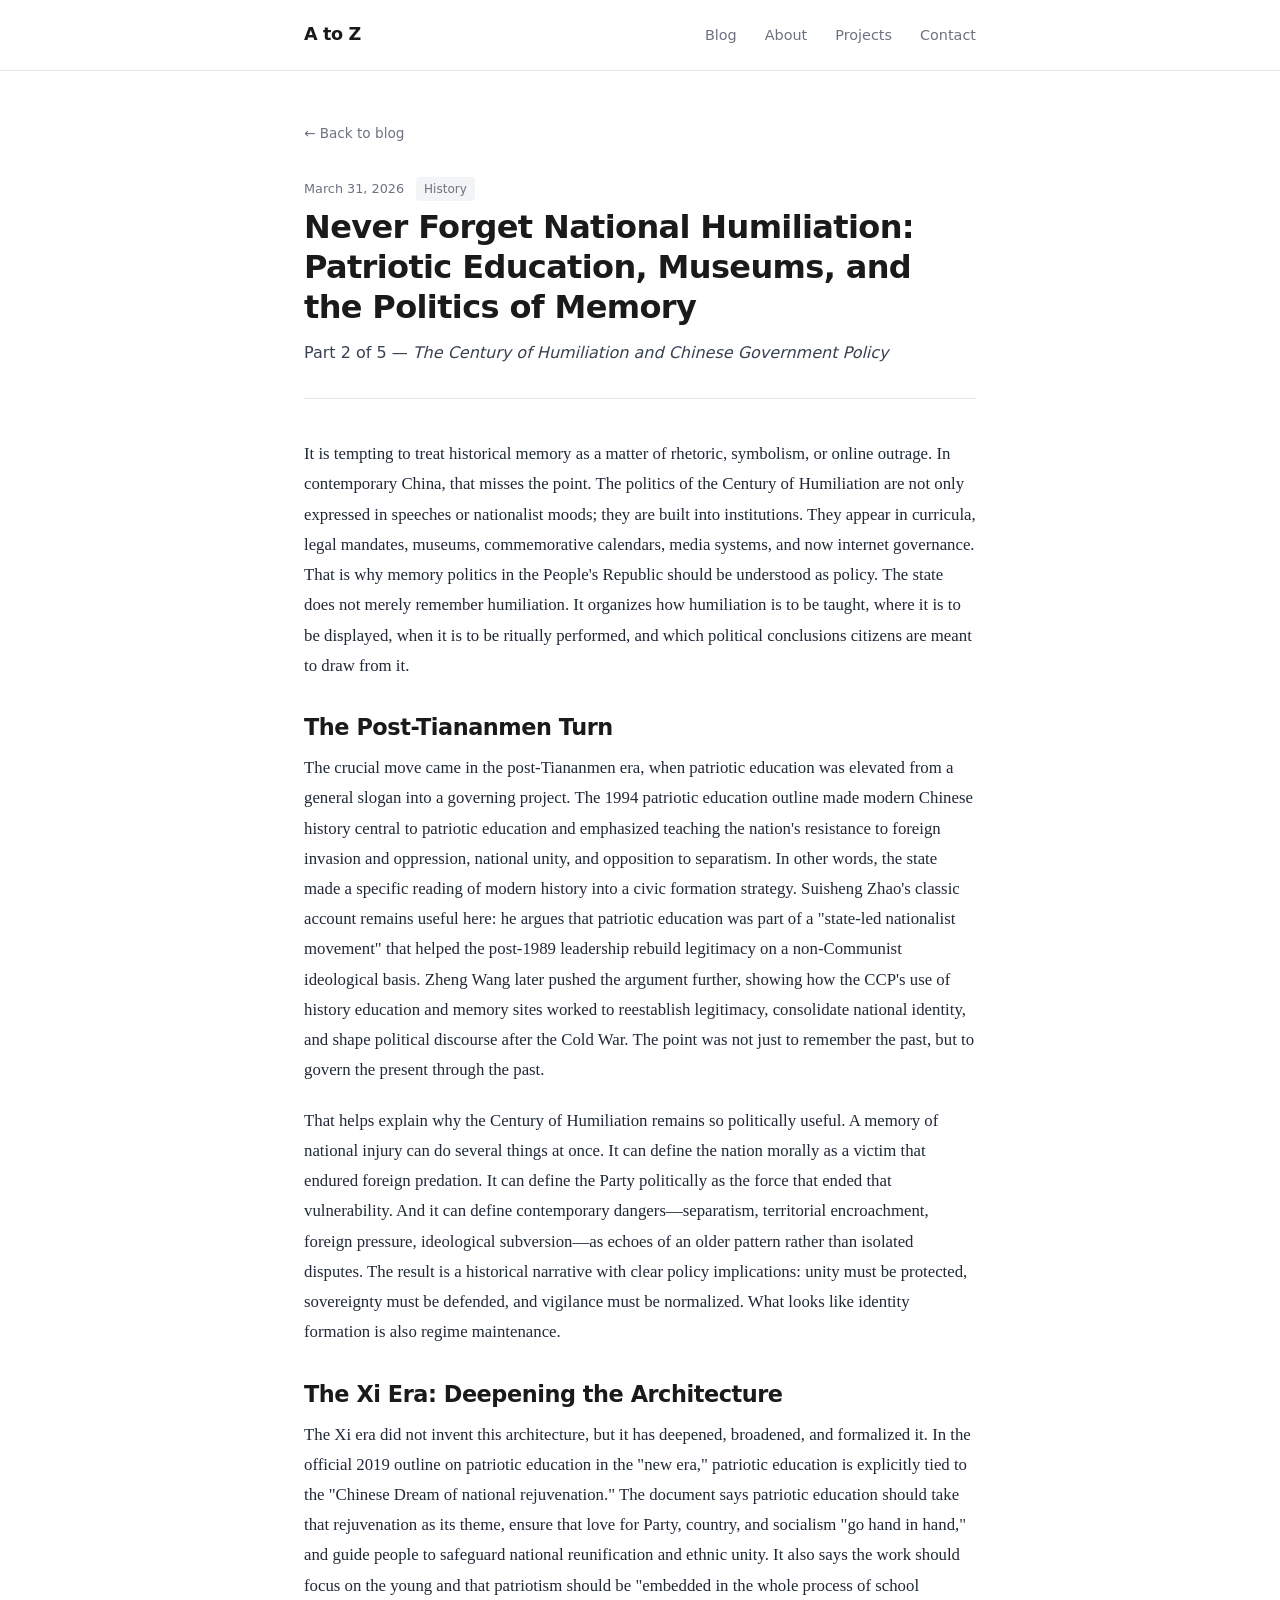
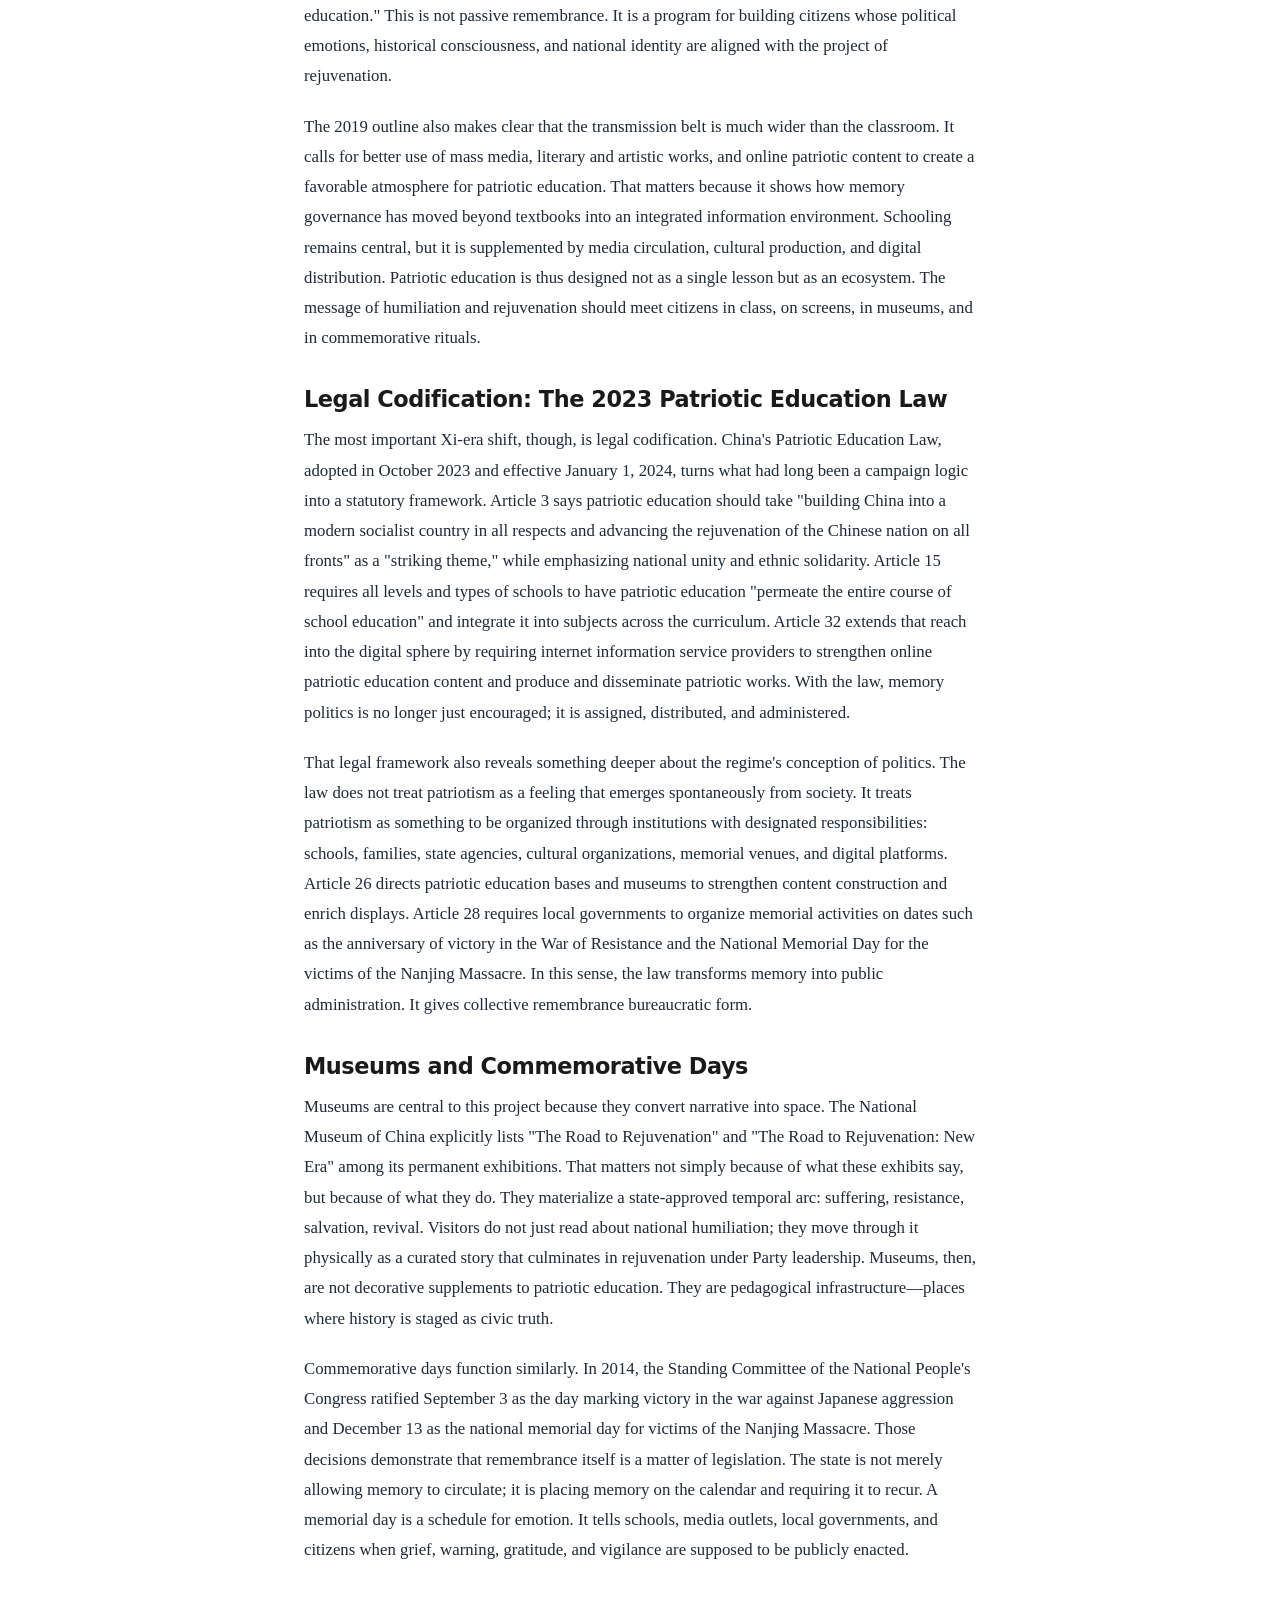
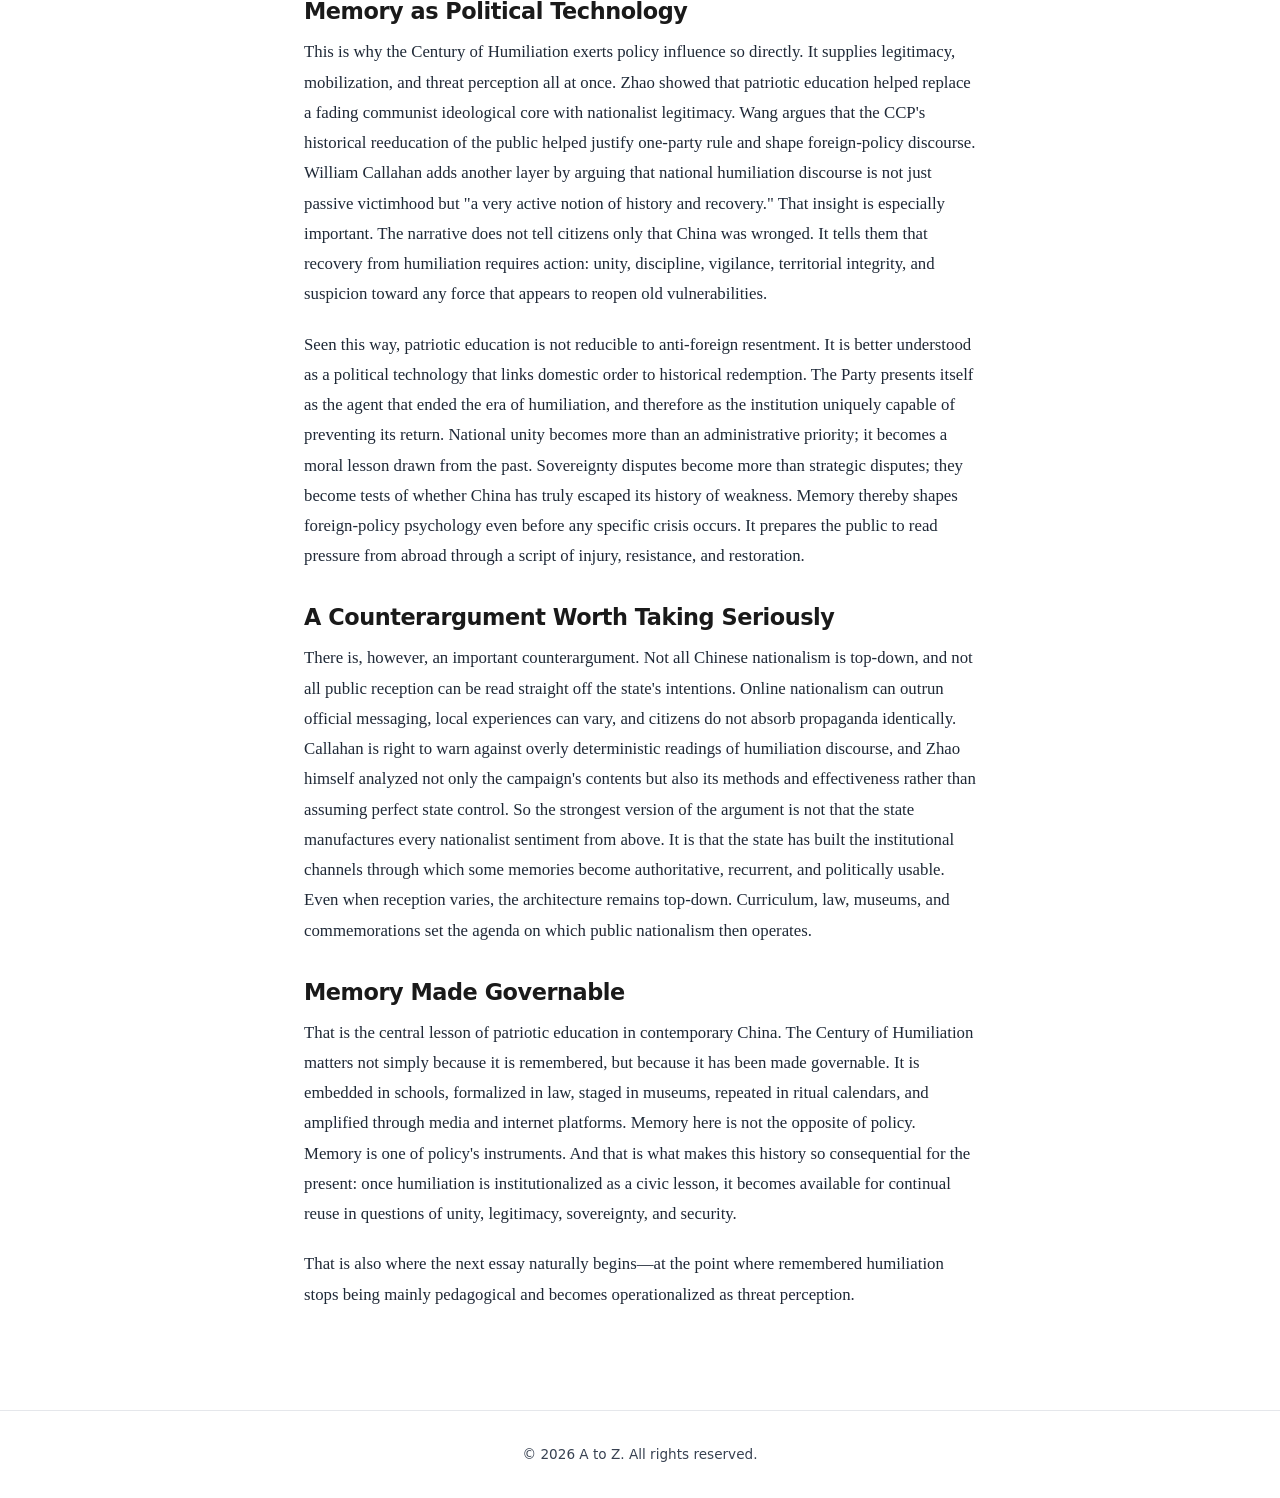
<file: blog/never-forget-national-humiliation.html>
<!DOCTYPE html>
<html lang="en">
<head>
  <meta charset="UTF-8" />
  <meta name="viewport" content="width=device-width, initial-scale=1.0" />
  <title>Never Forget National Humiliation — A to Z</title>
  <meta name="description" content="How patriotic education, museums, and commemorative law in the PRC turn historical memory into governing policy — and why it matters for understanding modern China." />
  <link rel="stylesheet" href="../css/style.css" />
</head>
<body>

<nav>
  <div class="nav-inner">
    <a href="../index.html" class="nav-brand">A to Z</a>
    <ul class="nav-links">
      <li><a href="../index.html">Blog</a></li>
      <li><a href="../about.html">About</a></li>
      <li><a href="../projects.html">Projects</a></li>
      <li><a href="../contact.html">Contact</a></li>
    </ul>
  </div>
</nav>

<main>
  <div class="container">
    <a href="../index.html" class="back-link">← Back to blog</a>

    <article class="post-full">
      <div class="post-full-header">
        <div class="post-meta">
          <span>March 31, 2026</span>
          <span class="post-tag">History</span>
        </div>
        <h1>Never Forget National Humiliation: Patriotic Education, Museums, and the Politics of Memory</h1>
        <p class="post-series">Part 2 of 5 — <em>The Century of Humiliation and Chinese Government Policy</em></p>
      </div>

      <div class="post-body">
        <p>It is tempting to treat historical memory as a matter of rhetoric, symbolism, or online outrage. In contemporary China, that misses the point. The politics of the Century of Humiliation are not only expressed in speeches or nationalist moods; they are built into institutions. They appear in curricula, legal mandates, museums, commemorative calendars, media systems, and now internet governance. That is why memory politics in the People's Republic should be understood as policy. The state does not merely remember humiliation. It organizes how humiliation is to be taught, where it is to be displayed, when it is to be ritually performed, and which political conclusions citizens are meant to draw from it.</p>

        <h2>The Post-Tiananmen Turn</h2>

        <p>The crucial move came in the post-Tiananmen era, when patriotic education was elevated from a general slogan into a governing project. The 1994 patriotic education outline made modern Chinese history central to patriotic education and emphasized teaching the nation's resistance to foreign invasion and oppression, national unity, and opposition to separatism. In other words, the state made a specific reading of modern history into a civic formation strategy. Suisheng Zhao's classic account remains useful here: he argues that patriotic education was part of a "state-led nationalist movement" that helped the post-1989 leadership rebuild legitimacy on a non-Communist ideological basis. Zheng Wang later pushed the argument further, showing how the CCP's use of history education and memory sites worked to reestablish legitimacy, consolidate national identity, and shape political discourse after the Cold War. The point was not just to remember the past, but to govern the present through the past.</p>

        <p>That helps explain why the Century of Humiliation remains so politically useful. A memory of national injury can do several things at once. It can define the nation morally as a victim that endured foreign predation. It can define the Party politically as the force that ended that vulnerability. And it can define contemporary dangers—separatism, territorial encroachment, foreign pressure, ideological subversion—as echoes of an older pattern rather than isolated disputes. The result is a historical narrative with clear policy implications: unity must be protected, sovereignty must be defended, and vigilance must be normalized. What looks like identity formation is also regime maintenance.</p>

        <h2>The Xi Era: Deepening the Architecture</h2>

        <p>The Xi era did not invent this architecture, but it has deepened, broadened, and formalized it. In the official 2019 outline on patriotic education in the "new era," patriotic education is explicitly tied to the "Chinese Dream of national rejuvenation." The document says patriotic education should take that rejuvenation as its theme, ensure that love for Party, country, and socialism "go hand in hand," and guide people to safeguard national reunification and ethnic unity. It also says the work should focus on the young and that patriotism should be "embedded in the whole process of school education." This is not passive remembrance. It is a program for building citizens whose political emotions, historical consciousness, and national identity are aligned with the project of rejuvenation.</p>

        <p>The 2019 outline also makes clear that the transmission belt is much wider than the classroom. It calls for better use of mass media, literary and artistic works, and online patriotic content to create a favorable atmosphere for patriotic education. That matters because it shows how memory governance has moved beyond textbooks into an integrated information environment. Schooling remains central, but it is supplemented by media circulation, cultural production, and digital distribution. Patriotic education is thus designed not as a single lesson but as an ecosystem. The message of humiliation and rejuvenation should meet citizens in class, on screens, in museums, and in commemorative rituals.</p>

        <h2>Legal Codification: The 2023 Patriotic Education Law</h2>

        <p>The most important Xi-era shift, though, is legal codification. China's Patriotic Education Law, adopted in October 2023 and effective January 1, 2024, turns what had long been a campaign logic into a statutory framework. Article 3 says patriotic education should take "building China into a modern socialist country in all respects and advancing the rejuvenation of the Chinese nation on all fronts" as a "striking theme," while emphasizing national unity and ethnic solidarity. Article 15 requires all levels and types of schools to have patriotic education "permeate the entire course of school education" and integrate it into subjects across the curriculum. Article 32 extends that reach into the digital sphere by requiring internet information service providers to strengthen online patriotic education content and produce and disseminate patriotic works. With the law, memory politics is no longer just encouraged; it is assigned, distributed, and administered.</p>

        <p>That legal framework also reveals something deeper about the regime's conception of politics. The law does not treat patriotism as a feeling that emerges spontaneously from society. It treats patriotism as something to be organized through institutions with designated responsibilities: schools, families, state agencies, cultural organizations, memorial venues, and digital platforms. Article 26 directs patriotic education bases and museums to strengthen content construction and enrich displays. Article 28 requires local governments to organize memorial activities on dates such as the anniversary of victory in the War of Resistance and the National Memorial Day for the victims of the Nanjing Massacre. In this sense, the law transforms memory into public administration. It gives collective remembrance bureaucratic form.</p>

        <h2>Museums and Commemorative Days</h2>

        <p>Museums are central to this project because they convert narrative into space. The National Museum of China explicitly lists "The Road to Rejuvenation" and "The Road to Rejuvenation: New Era" among its permanent exhibitions. That matters not simply because of what these exhibits say, but because of what they do. They materialize a state-approved temporal arc: suffering, resistance, salvation, revival. Visitors do not just read about national humiliation; they move through it physically as a curated story that culminates in rejuvenation under Party leadership. Museums, then, are not decorative supplements to patriotic education. They are pedagogical infrastructure—places where history is staged as civic truth.</p>

        <p>Commemorative days function similarly. In 2014, the Standing Committee of the National People's Congress ratified September 3 as the day marking victory in the war against Japanese aggression and December 13 as the national memorial day for victims of the Nanjing Massacre. Those decisions demonstrate that remembrance itself is a matter of legislation. The state is not merely allowing memory to circulate; it is placing memory on the calendar and requiring it to recur. A memorial day is a schedule for emotion. It tells schools, media outlets, local governments, and citizens when grief, warning, gratitude, and vigilance are supposed to be publicly enacted.</p>

        <h2>Memory as Political Technology</h2>

        <p>This is why the Century of Humiliation exerts policy influence so directly. It supplies legitimacy, mobilization, and threat perception all at once. Zhao showed that patriotic education helped replace a fading communist ideological core with nationalist legitimacy. Wang argues that the CCP's historical reeducation of the public helped justify one-party rule and shape foreign-policy discourse. William Callahan adds another layer by arguing that national humiliation discourse is not just passive victimhood but "a very active notion of history and recovery." That insight is especially important. The narrative does not tell citizens only that China was wronged. It tells them that recovery from humiliation requires action: unity, discipline, vigilance, territorial integrity, and suspicion toward any force that appears to reopen old vulnerabilities.</p>

        <p>Seen this way, patriotic education is not reducible to anti-foreign resentment. It is better understood as a political technology that links domestic order to historical redemption. The Party presents itself as the agent that ended the era of humiliation, and therefore as the institution uniquely capable of preventing its return. National unity becomes more than an administrative priority; it becomes a moral lesson drawn from the past. Sovereignty disputes become more than strategic disputes; they become tests of whether China has truly escaped its history of weakness. Memory thereby shapes foreign-policy psychology even before any specific crisis occurs. It prepares the public to read pressure from abroad through a script of injury, resistance, and restoration.</p>

        <h2>A Counterargument Worth Taking Seriously</h2>

        <p>There is, however, an important counterargument. Not all Chinese nationalism is top-down, and not all public reception can be read straight off the state's intentions. Online nationalism can outrun official messaging, local experiences can vary, and citizens do not absorb propaganda identically. Callahan is right to warn against overly deterministic readings of humiliation discourse, and Zhao himself analyzed not only the campaign's contents but also its methods and effectiveness rather than assuming perfect state control. So the strongest version of the argument is not that the state manufactures every nationalist sentiment from above. It is that the state has built the institutional channels through which some memories become authoritative, recurrent, and politically usable. Even when reception varies, the architecture remains top-down. Curriculum, law, museums, and commemorations set the agenda on which public nationalism then operates.</p>

        <h2>Memory Made Governable</h2>

        <p>That is the central lesson of patriotic education in contemporary China. The Century of Humiliation matters not simply because it is remembered, but because it has been made governable. It is embedded in schools, formalized in law, staged in museums, repeated in ritual calendars, and amplified through media and internet platforms. Memory here is not the opposite of policy. Memory is one of policy's instruments. And that is what makes this history so consequential for the present: once humiliation is institutionalized as a civic lesson, it becomes available for continual reuse in questions of unity, legitimacy, sovereignty, and security.</p>

        <p>That is also where the next essay naturally begins—at the point where remembered humiliation stops being mainly pedagogical and becomes operationalized as threat perception.</p>
      </div>
    </article>
  </div>
</main>

<footer>
  <div class="container">
    <p>&copy; 2026 A to Z. All rights reserved.</p>
  </div>
</footer>

<script src="../js/main.js"></script>
</body>
</html>
</file>
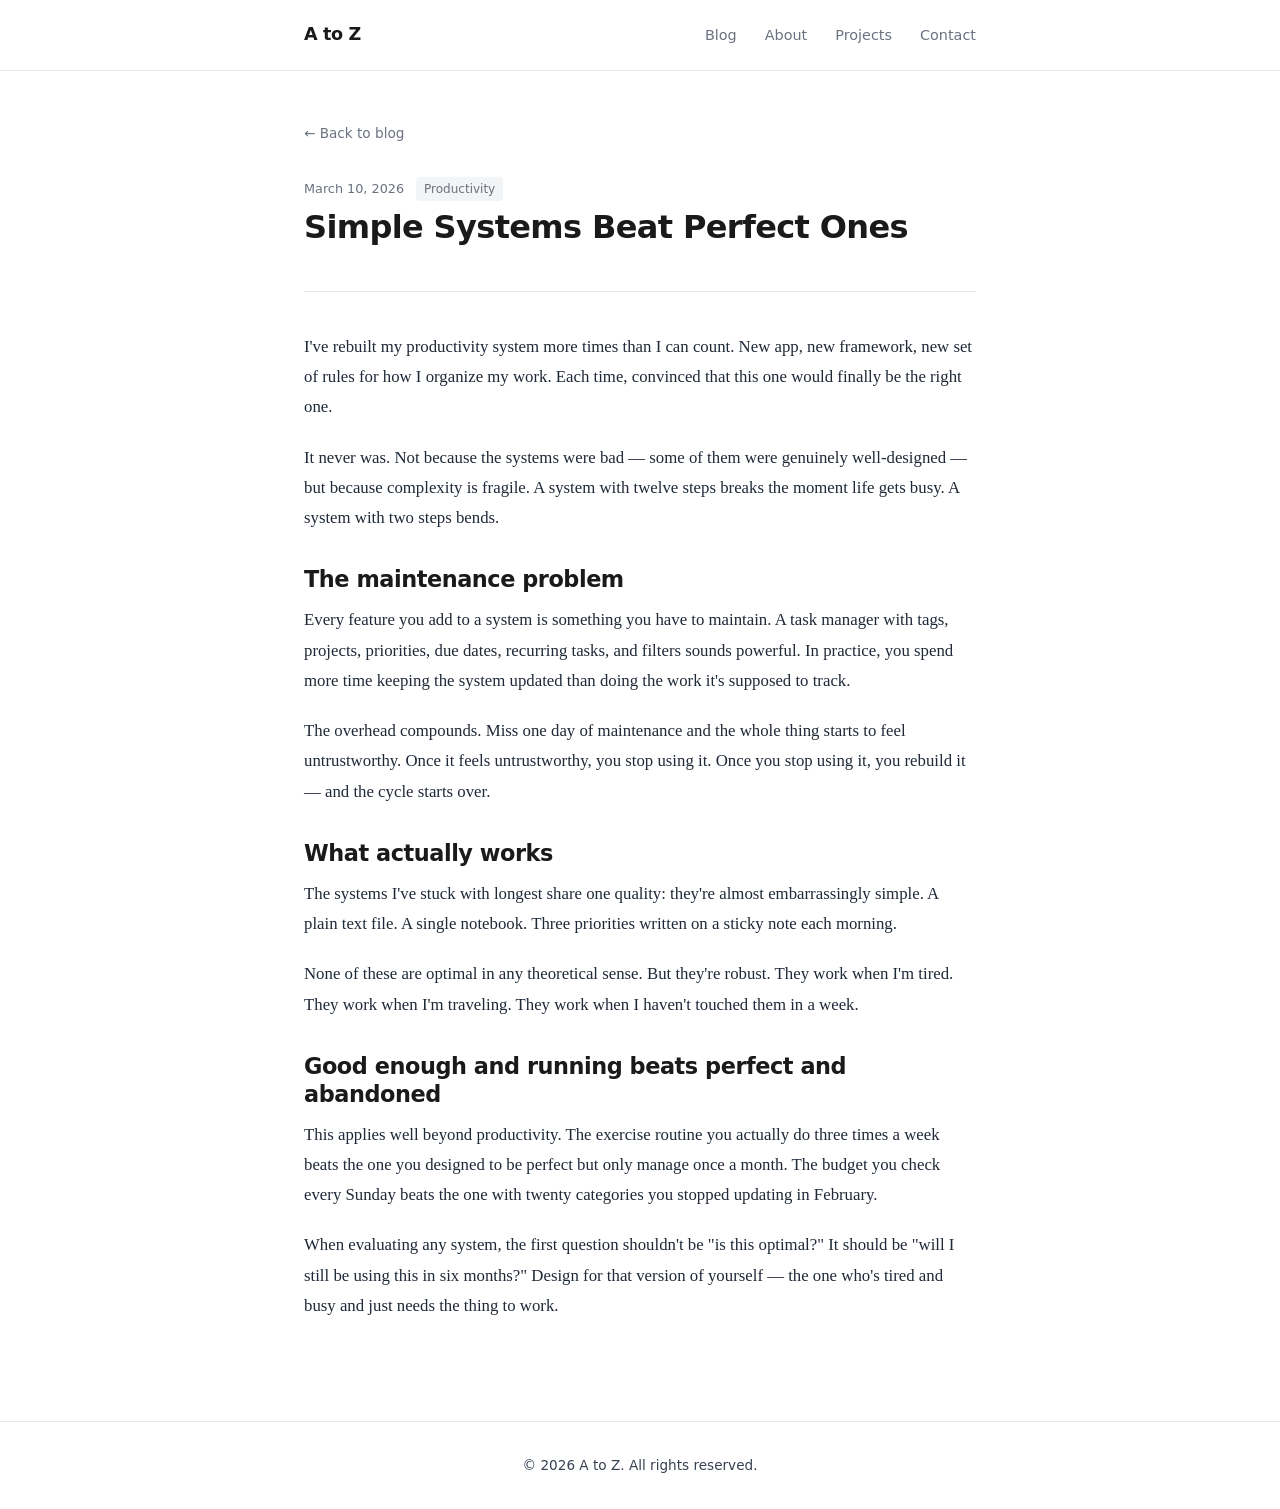
<file: blog/simple-systems.html>
<!DOCTYPE html>
<html lang="en">
<head>
  <meta charset="UTF-8" />
  <meta name="viewport" content="width=device-width, initial-scale=1.0" />
  <title>Simple Systems Beat Perfect Ones — A to Z</title>
  <meta name="description" content="Why the best workflows are the ones you'll actually stick to." />
  <link rel="stylesheet" href="../css/style.css" />
</head>
<body>

<nav>
  <div class="nav-inner">
    <a href="../index.html" class="nav-brand">A to Z</a>
    <ul class="nav-links">
      <li><a href="../index.html">Blog</a></li>
      <li><a href="../about.html">About</a></li>
      <li><a href="../projects.html">Projects</a></li>
      <li><a href="../contact.html">Contact</a></li>
    </ul>
  </div>
</nav>

<main>
  <div class="container">
    <a href="../index.html" class="back-link">← Back to blog</a>

    <article class="post-full">
      <div class="post-full-header">
        <div class="post-meta">
          <span>March 10, 2026</span>
          <span class="post-tag">Productivity</span>
        </div>
        <h1>Simple Systems Beat Perfect Ones</h1>
      </div>

      <div class="post-body">
        <p>I've rebuilt my productivity system more times than I can count. New app, new framework, new set of rules for how I organize my work. Each time, convinced that this one would finally be the right one.</p>

        <p>It never was. Not because the systems were bad — some of them were genuinely well-designed — but because complexity is fragile. A system with twelve steps breaks the moment life gets busy. A system with two steps bends.</p>

        <h2>The maintenance problem</h2>

        <p>Every feature you add to a system is something you have to maintain. A task manager with tags, projects, priorities, due dates, recurring tasks, and filters sounds powerful. In practice, you spend more time keeping the system updated than doing the work it's supposed to track.</p>

        <p>The overhead compounds. Miss one day of maintenance and the whole thing starts to feel untrustworthy. Once it feels untrustworthy, you stop using it. Once you stop using it, you rebuild it — and the cycle starts over.</p>

        <h2>What actually works</h2>

        <p>The systems I've stuck with longest share one quality: they're almost embarrassingly simple. A plain text file. A single notebook. Three priorities written on a sticky note each morning.</p>

        <p>None of these are optimal in any theoretical sense. But they're robust. They work when I'm tired. They work when I'm traveling. They work when I haven't touched them in a week.</p>

        <h2>Good enough and running beats perfect and abandoned</h2>

        <p>This applies well beyond productivity. The exercise routine you actually do three times a week beats the one you designed to be perfect but only manage once a month. The budget you check every Sunday beats the one with twenty categories you stopped updating in February.</p>

        <p>When evaluating any system, the first question shouldn't be "is this optimal?" It should be "will I still be using this in six months?" Design for that version of yourself — the one who's tired and busy and just needs the thing to work.</p>
      </div>
    </article>
  </div>
</main>

<footer>
  <div class="container">
    <p>&copy; 2026 A to Z. All rights reserved.</p>
  </div>
</footer>

<script src="../js/main.js"></script>
</body>
</html>
</file>
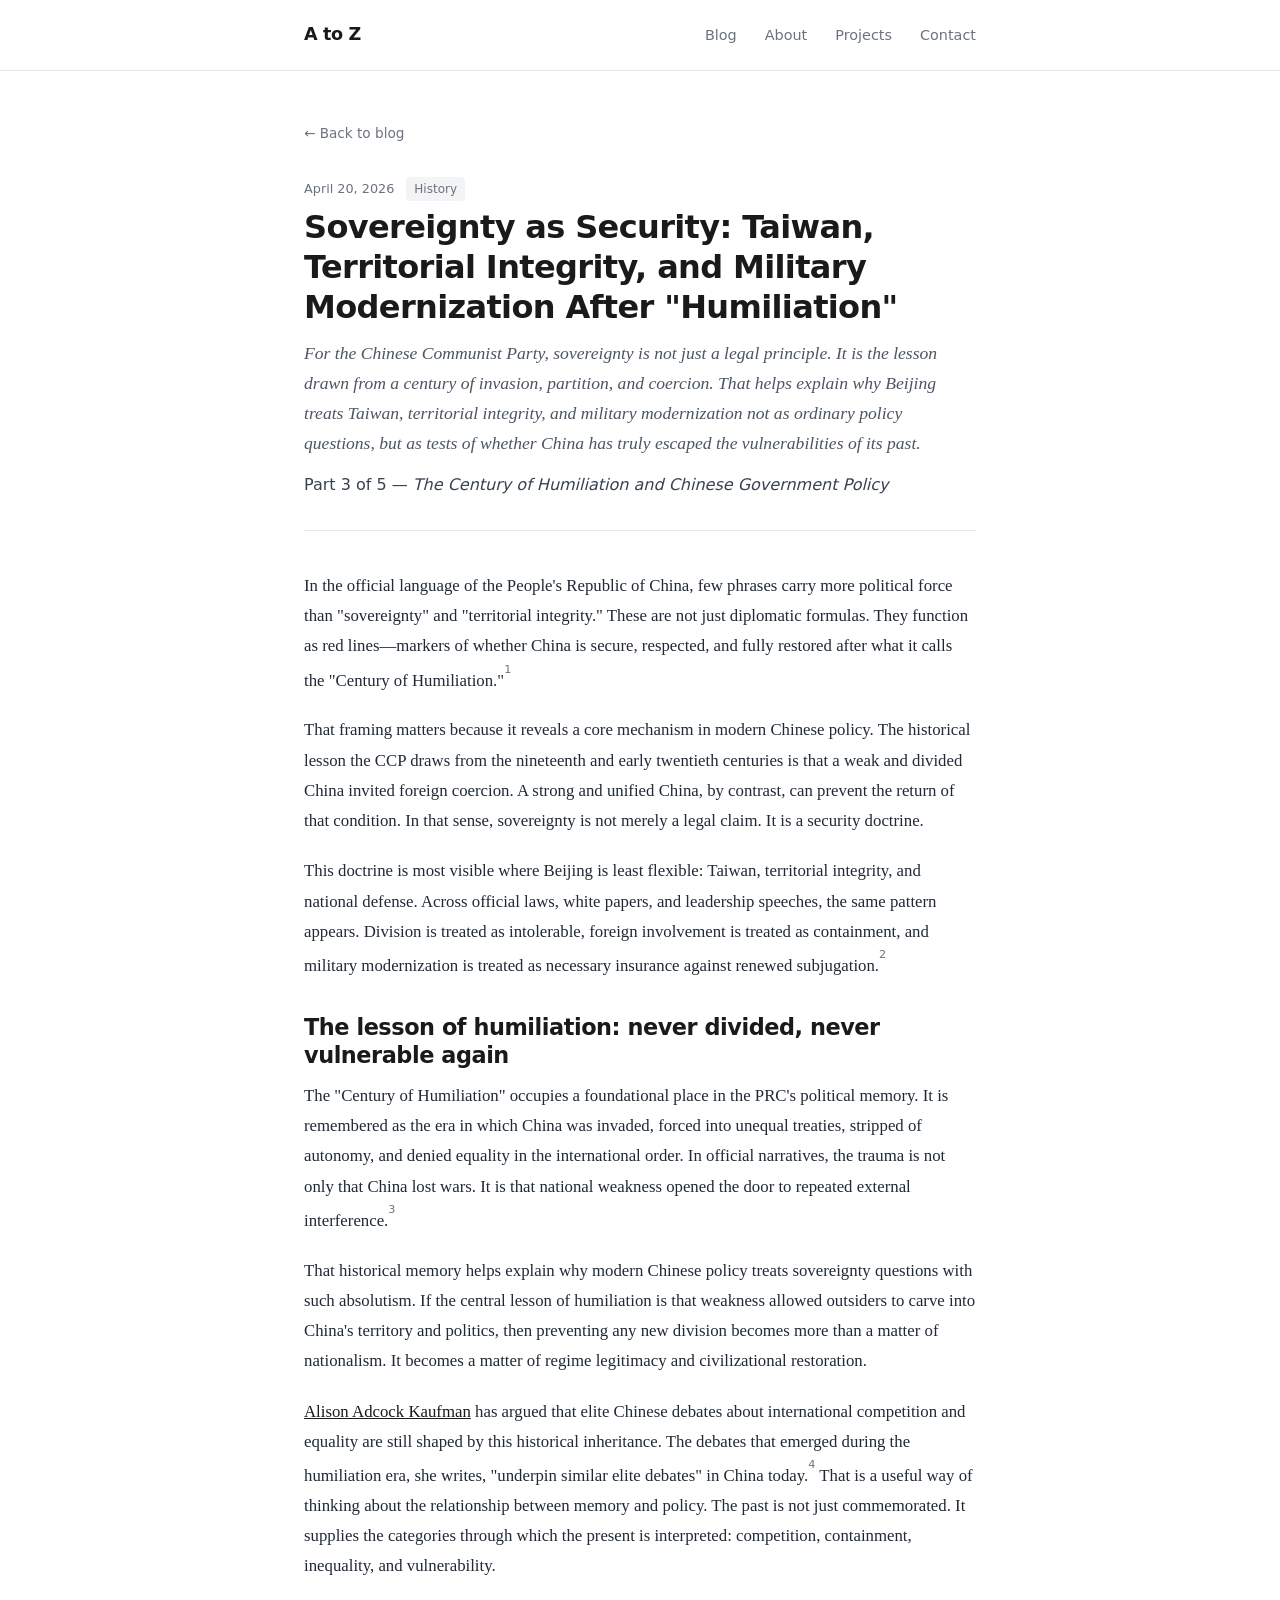
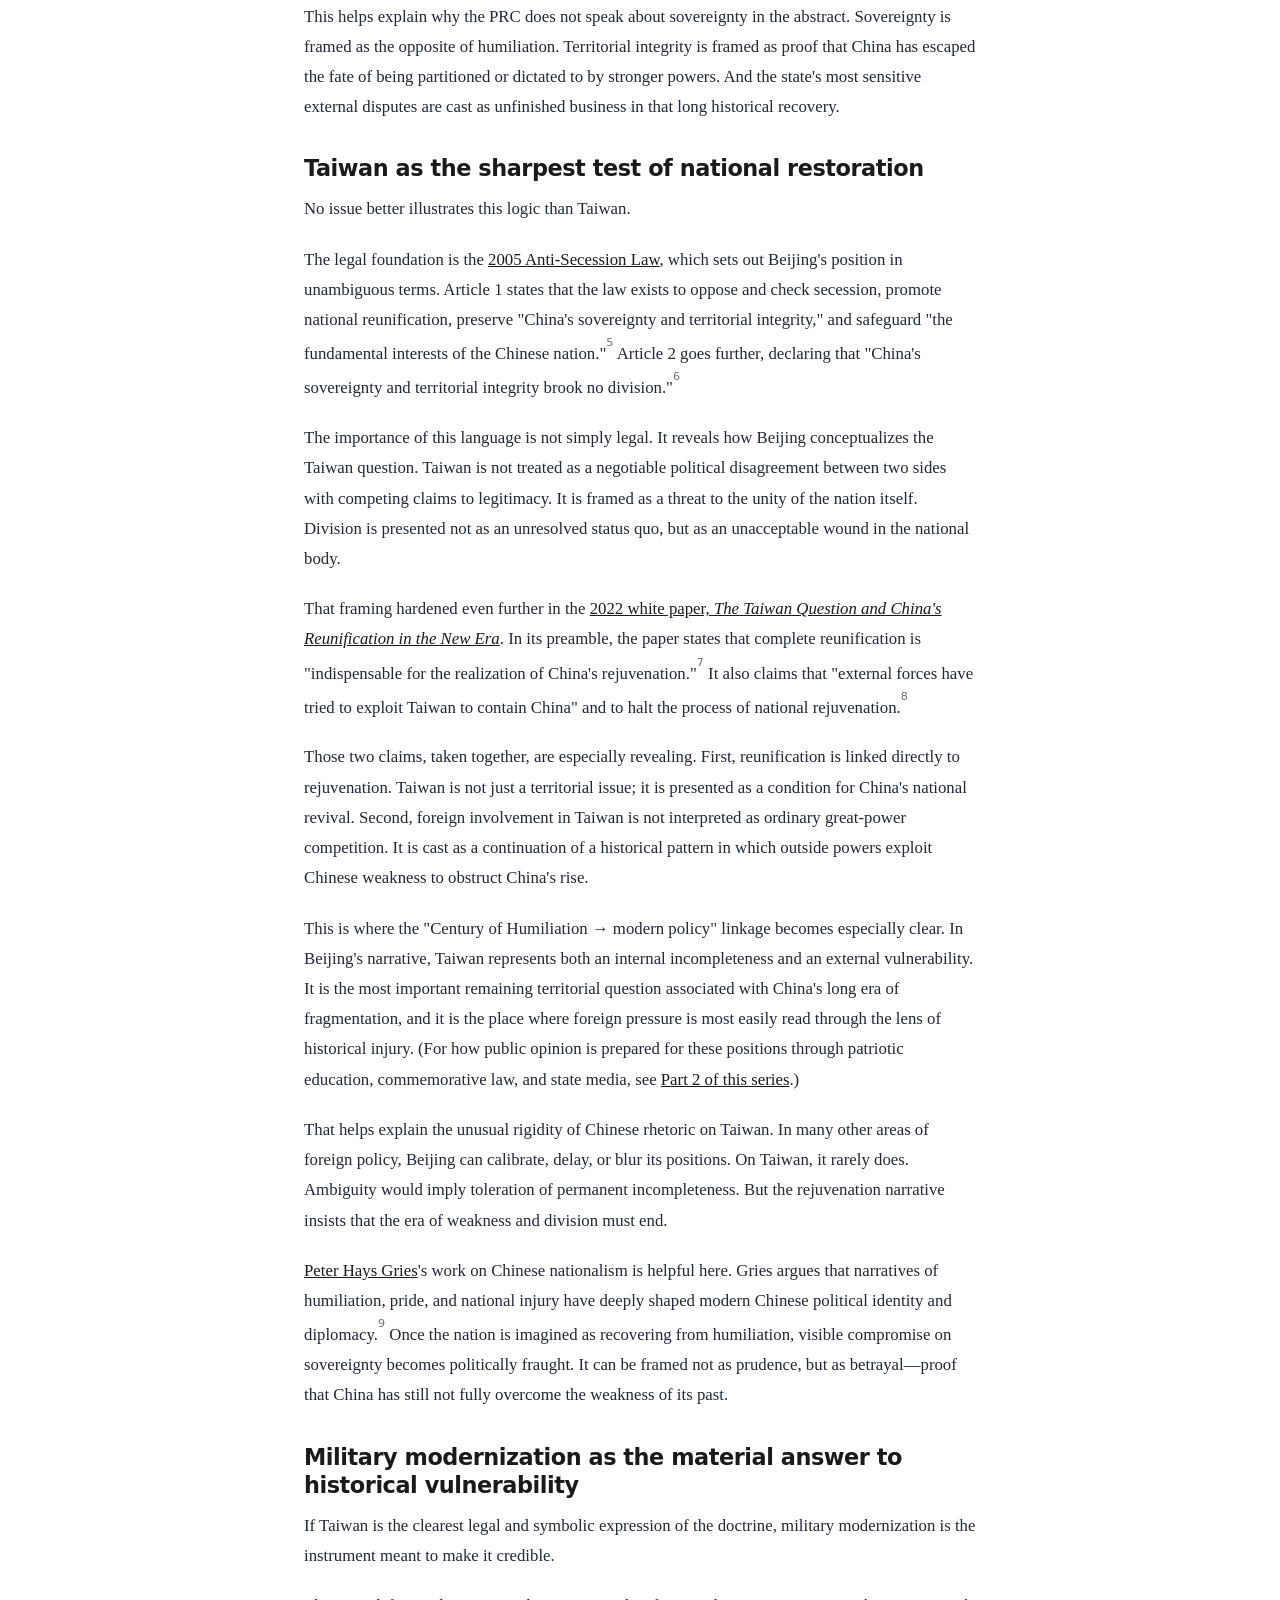
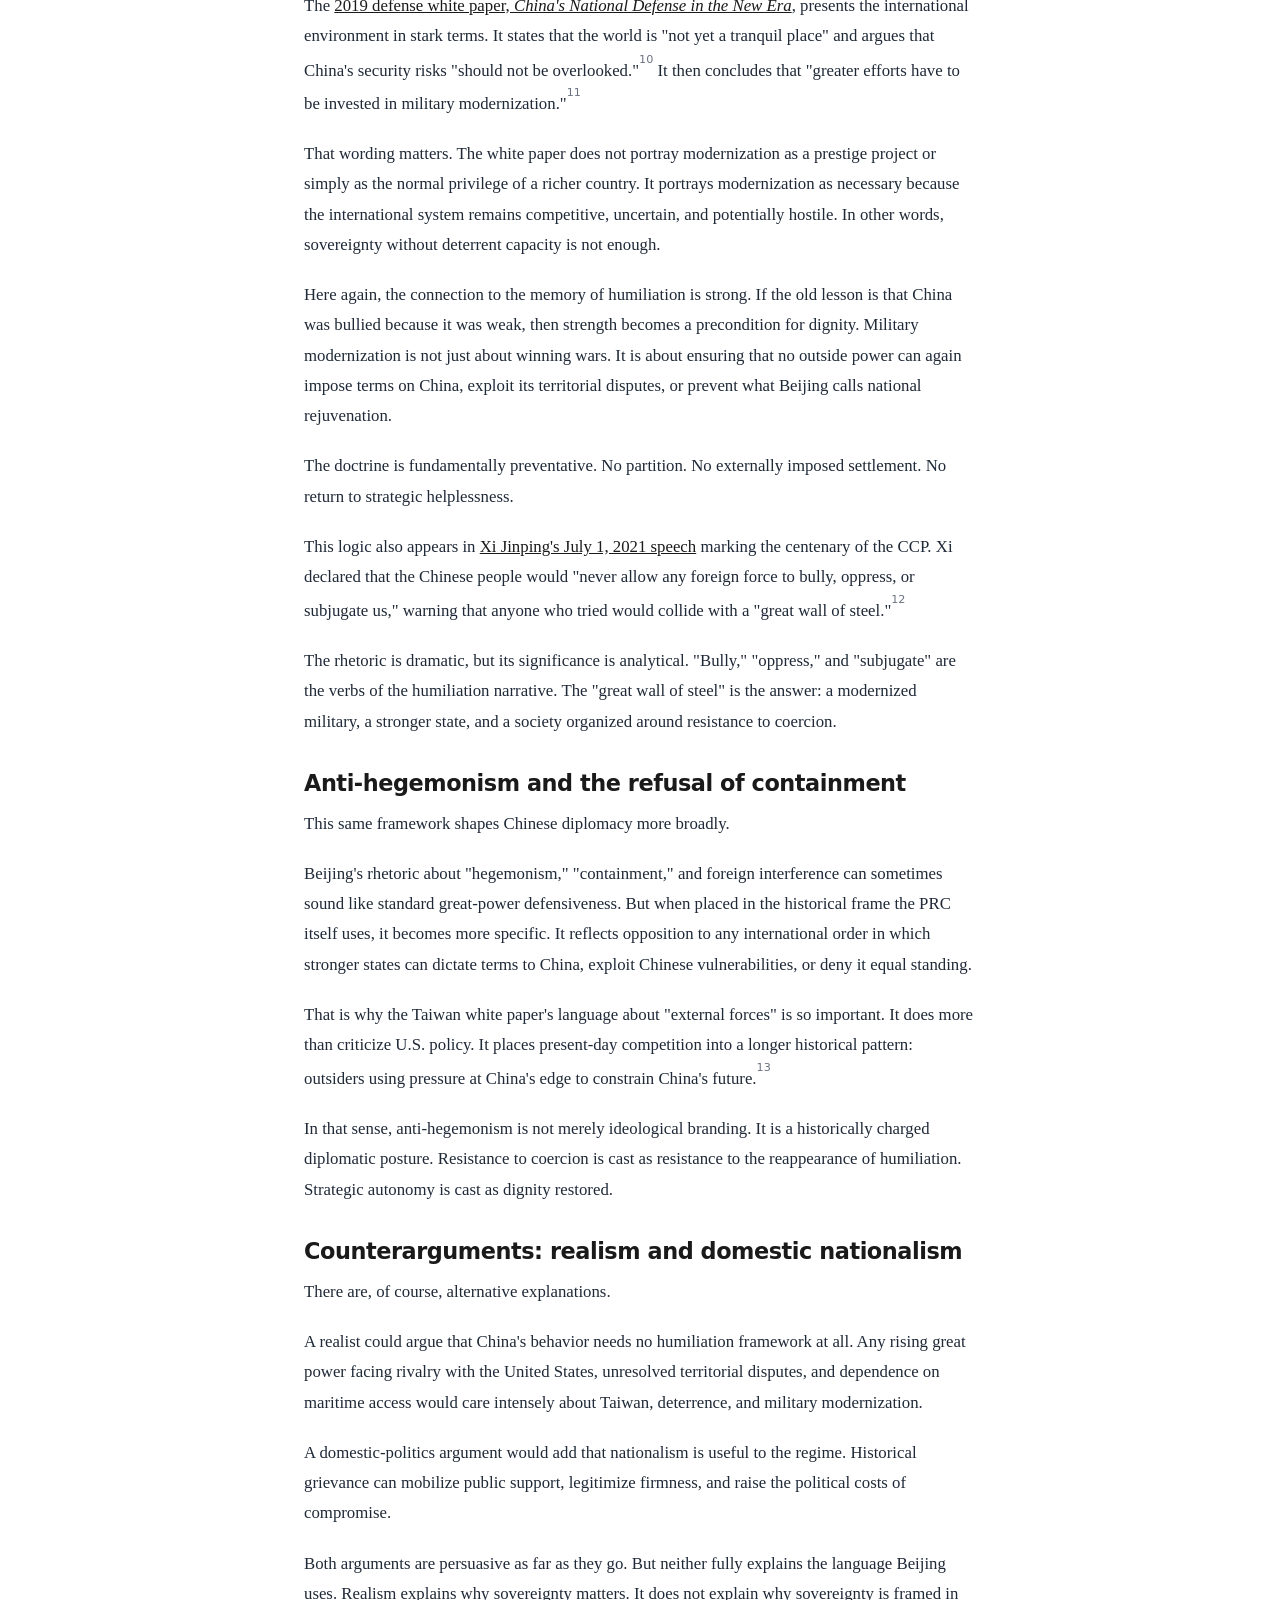
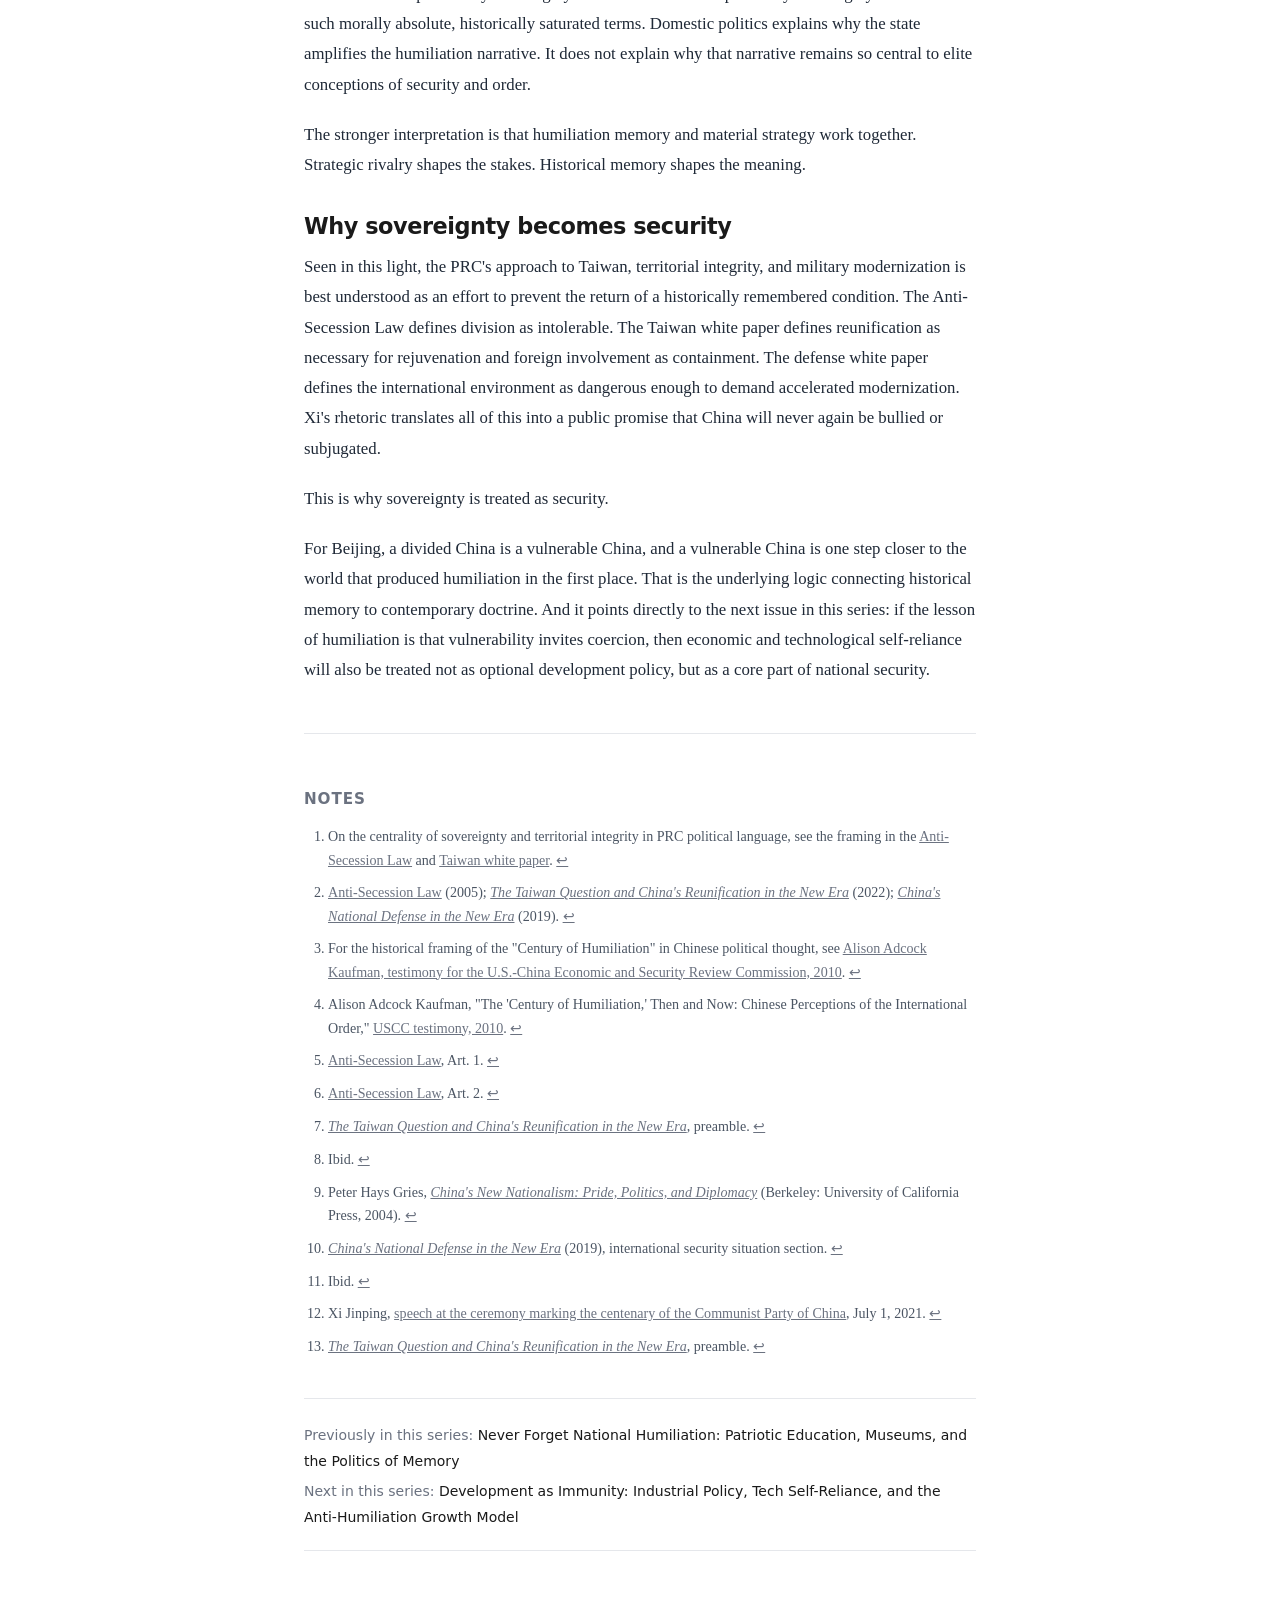
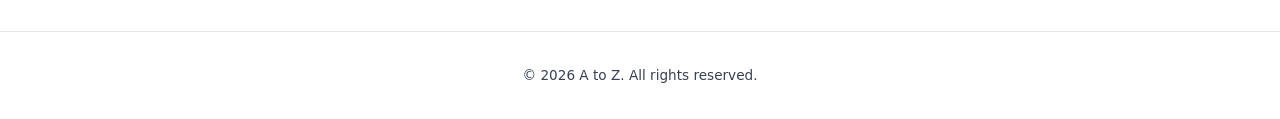
<file: blog/sovereignty-as-security.html>
<!DOCTYPE html>
<html lang="en">
<head>
  <meta charset="UTF-8" />
  <meta name="viewport" content="width=device-width, initial-scale=1.0" />
  <title>Sovereignty as Security: Taiwan, Territorial Integrity, and Military Modernization After "Humiliation" — A to Z</title>
  <meta name="description" content="For the Chinese Communist Party, sovereignty is not just a legal principle. It is the lesson drawn from a century of invasion, partition, and coercion — and it explains Beijing's approach to Taiwan, territorial integrity, and military modernization." />
  <link rel="stylesheet" href="../css/style.css" />
  <style>
    .post-dek {
      font-family: var(--font-serif);
      font-style: italic;
      font-size: 1.1rem;
      color: #4b5563;
      line-height: 1.7;
      margin-bottom: 0.75rem;
    }

    sup a {
      font-family: var(--font-sans);
      font-size: 0.7rem;
      font-style: normal;
      color: var(--muted);
      text-decoration: none;
      vertical-align: super;
      line-height: 0;
    }

    sup a:hover { color: var(--link-hover); }

    .post-endnotes {
      margin-top: 3rem;
      padding-top: 1.5rem;
      border-top: 1px solid var(--border);
    }

    .post-endnotes h2 {
      font-family: var(--font-sans);
      font-size: 0.95rem;
      font-weight: 700;
      letter-spacing: 0.06em;
      text-transform: uppercase;
      color: var(--muted);
      margin-bottom: 1rem;
    }

    .post-endnotes ol {
      margin: 0;
      padding-left: 1.5rem;
    }

    .post-endnotes li {
      font-family: var(--font-serif);
      font-size: 0.88rem;
      color: #4b5563;
      line-height: 1.65;
      margin-bottom: 0.6rem;
    }

    .post-endnotes li a {
      color: var(--muted);
    }

    .post-endnotes li a:hover {
      color: var(--link-hover);
    }

    .post-series-nav {
      margin-top: 2.5rem;
      padding-top: 1.5rem;
      border-top: 1px solid var(--border);
      font-family: var(--font-sans);
      font-size: 0.875rem;
      color: var(--muted);
      display: flex;
      flex-direction: column;
      gap: 0.35rem;
    }

    .post-series-nav a {
      color: var(--text);
      text-decoration: none;
    }

    .post-series-nav a:hover { color: var(--link-hover); }
  </style>
</head>
<body>

<nav>
  <div class="nav-inner">
    <a href="../index.html" class="nav-brand">A to Z</a>
    <ul class="nav-links">
      <li><a href="../index.html">Blog</a></li>
      <li><a href="../about.html">About</a></li>
      <li><a href="../projects.html">Projects</a></li>
      <li><a href="../contact.html">Contact</a></li>
    </ul>
  </div>
</nav>

<main>
  <div class="container">
    <a href="../index.html" class="back-link">← Back to blog</a>

    <article class="post-full">
      <div class="post-full-header">
        <div class="post-meta">
          <span>April 20, 2026</span>
          <span class="post-tag">History</span>
        </div>
        <h1>Sovereignty as Security: Taiwan, Territorial Integrity, and Military Modernization After "Humiliation"</h1>
        <p class="post-dek">For the Chinese Communist Party, sovereignty is not just a legal principle. It is the lesson drawn from a century of invasion, partition, and coercion. That helps explain why Beijing treats Taiwan, territorial integrity, and military modernization not as ordinary policy questions, but as tests of whether China has truly escaped the vulnerabilities of its past.</p>
        <p class="post-series">Part 3 of 5 — <em>The Century of Humiliation and Chinese Government Policy</em></p>
      </div>

      <div class="post-body">
        <p>In the official language of the People's Republic of China, few phrases carry more political force than "sovereignty" and "territorial integrity." These are not just diplomatic formulas. They function as red lines—markers of whether China is secure, respected, and fully restored after what it calls the "Century of Humiliation."<sup><a href="#fn1" id="fnref1">1</a></sup></p>

        <p>That framing matters because it reveals a core mechanism in modern Chinese policy. The historical lesson the CCP draws from the nineteenth and early twentieth centuries is that a weak and divided China invited foreign coercion. A strong and unified China, by contrast, can prevent the return of that condition. In that sense, sovereignty is not merely a legal claim. It is a security doctrine.</p>

        <p>This doctrine is most visible where Beijing is least flexible: Taiwan, territorial integrity, and national defense. Across official laws, white papers, and leadership speeches, the same pattern appears. Division is treated as intolerable, foreign involvement is treated as containment, and military modernization is treated as necessary insurance against renewed subjugation.<sup><a href="#fn2" id="fnref2">2</a></sup></p>

        <h2>The lesson of humiliation: never divided, never vulnerable again</h2>

        <p>The "Century of Humiliation" occupies a foundational place in the PRC's political memory. It is remembered as the era in which China was invaded, forced into unequal treaties, stripped of autonomy, and denied equality in the international order. In official narratives, the trauma is not only that China lost wars. It is that national weakness opened the door to repeated external interference.<sup><a href="#fn3" id="fnref3">3</a></sup></p>

        <p>That historical memory helps explain why modern Chinese policy treats sovereignty questions with such absolutism. If the central lesson of humiliation is that weakness allowed outsiders to carve into China's territory and politics, then preventing any new division becomes more than a matter of nationalism. It becomes a matter of regime legitimacy and civilizational restoration.</p>

        <p><a href="https://www.uscc.gov/sites/default/files/3.10.11Kaufman.pdf" target="_blank" rel="noopener noreferrer">Alison Adcock Kaufman</a> has argued that elite Chinese debates about international competition and equality are still shaped by this historical inheritance. The debates that emerged during the humiliation era, she writes, "underpin similar elite debates" in China today.<sup><a href="#fn4" id="fnref4">4</a></sup> That is a useful way of thinking about the relationship between memory and policy. The past is not just commemorated. It supplies the categories through which the present is interpreted: competition, containment, inequality, and vulnerability.</p>

        <p>This helps explain why the PRC does not speak about sovereignty in the abstract. Sovereignty is framed as the opposite of humiliation. Territorial integrity is framed as proof that China has escaped the fate of being partitioned or dictated to by stronger powers. And the state's most sensitive external disputes are cast as unfinished business in that long historical recovery.</p>

        <h2>Taiwan as the sharpest test of national restoration</h2>

        <p>No issue better illustrates this logic than Taiwan.</p>

        <p>The legal foundation is the <a href="https://us.china-embassy.gov.cn/eng/zt/twwt/200503/t20050315_4912997.htm" target="_blank" rel="noopener noreferrer">2005 Anti-Secession Law</a>, which sets out Beijing's position in unambiguous terms. Article 1 states that the law exists to oppose and check secession, promote national reunification, preserve "China's sovereignty and territorial integrity," and safeguard "the fundamental interests of the Chinese nation."<sup><a href="#fn5" id="fnref5">5</a></sup> Article 2 goes further, declaring that "China's sovereignty and territorial integrity brook no division."<sup><a href="#fn6" id="fnref6">6</a></sup></p>

        <p>The importance of this language is not simply legal. It reveals how Beijing conceptualizes the Taiwan question. Taiwan is not treated as a negotiable political disagreement between two sides with competing claims to legitimacy. It is framed as a threat to the unity of the nation itself. Division is presented not as an unresolved status quo, but as an unacceptable wound in the national body.</p>

        <p>That framing hardened even further in the <a href="https://us.china-embassy.gov.cn/eng/zgyw/202208/t20220810_10740168.htm" target="_blank" rel="noopener noreferrer">2022 white paper, <em>The Taiwan Question and China's Reunification in the New Era</em></a>. In its preamble, the paper states that complete reunification is "indispensable for the realization of China's rejuvenation."<sup><a href="#fn7" id="fnref7">7</a></sup> It also claims that "external forces have tried to exploit Taiwan to contain China" and to halt the process of national rejuvenation.<sup><a href="#fn8" id="fnref8">8</a></sup></p>

        <p>Those two claims, taken together, are especially revealing. First, reunification is linked directly to rejuvenation. Taiwan is not just a territorial issue; it is presented as a condition for China's national revival. Second, foreign involvement in Taiwan is not interpreted as ordinary great-power competition. It is cast as a continuation of a historical pattern in which outside powers exploit Chinese weakness to obstruct China's rise.</p>

        <p>This is where the "Century of Humiliation → modern policy" linkage becomes especially clear. In Beijing's narrative, Taiwan represents both an internal incompleteness and an external vulnerability. It is the most important remaining territorial question associated with China's long era of fragmentation, and it is the place where foreign pressure is most easily read through the lens of historical injury. (For how public opinion is prepared for these positions through patriotic education, commemorative law, and state media, see <a href="never-forget-national-humiliation.html">Part 2 of this series</a>.)</p>

        <p>That helps explain the unusual rigidity of Chinese rhetoric on Taiwan. In many other areas of foreign policy, Beijing can calibrate, delay, or blur its positions. On Taiwan, it rarely does. Ambiguity would imply toleration of permanent incompleteness. But the rejuvenation narrative insists that the era of weakness and division must end.</p>

        <p><a href="https://www.ucpress.edu/book/9780520243378/chinas-new-nationalism" target="_blank" rel="noopener noreferrer">Peter Hays Gries</a>'s work on Chinese nationalism is helpful here. Gries argues that narratives of humiliation, pride, and national injury have deeply shaped modern Chinese political identity and diplomacy.<sup><a href="#fn9" id="fnref9">9</a></sup> Once the nation is imagined as recovering from humiliation, visible compromise on sovereignty becomes politically fraught. It can be framed not as prudence, but as betrayal—proof that China has still not fully overcome the weakness of its past.</p>

        <h2>Military modernization as the material answer to historical vulnerability</h2>

        <p>If Taiwan is the clearest legal and symbolic expression of the doctrine, military modernization is the instrument meant to make it credible.</p>

        <p>The <a href="https://language.chinadaily.com.cn/a/201907/24/WS5d37f2aea310d83056400bef.html" target="_blank" rel="noopener noreferrer">2019 defense white paper, <em>China's National Defense in the New Era</em></a>, presents the international environment in stark terms. It states that the world is "not yet a tranquil place" and argues that China's security risks "should not be overlooked."<sup><a href="#fn10" id="fnref10">10</a></sup> It then concludes that "greater efforts have to be invested in military modernization."<sup><a href="#fn11" id="fnref11">11</a></sup></p>

        <p>That wording matters. The white paper does not portray modernization as a prestige project or simply as the normal privilege of a richer country. It portrays modernization as necessary because the international system remains competitive, uncertain, and potentially hostile. In other words, sovereignty without deterrent capacity is not enough.</p>

        <p>Here again, the connection to the memory of humiliation is strong. If the old lesson is that China was bullied because it was weak, then strength becomes a precondition for dignity. Military modernization is not just about winning wars. It is about ensuring that no outside power can again impose terms on China, exploit its territorial disputes, or prevent what Beijing calls national rejuvenation.</p>

        <p>The doctrine is fundamentally preventative. No partition. No externally imposed settlement. No return to strategic helplessness.</p>

        <p>This logic also appears in <a href="https://english.news.cn/20210701/3b9d879d88d64c86ae3f02fc4a1c879f/c.html" target="_blank" rel="noopener noreferrer">Xi Jinping's July 1, 2021 speech</a> marking the centenary of the CCP. Xi declared that the Chinese people would "never allow any foreign force to bully, oppress, or subjugate us," warning that anyone who tried would collide with a "great wall of steel."<sup><a href="#fn12" id="fnref12">12</a></sup></p>

        <p>The rhetoric is dramatic, but its significance is analytical. "Bully," "oppress," and "subjugate" are the verbs of the humiliation narrative. The "great wall of steel" is the answer: a modernized military, a stronger state, and a society organized around resistance to coercion.</p>

        <h2>Anti-hegemonism and the refusal of containment</h2>

        <p>This same framework shapes Chinese diplomacy more broadly.</p>

        <p>Beijing's rhetoric about "hegemonism," "containment," and foreign interference can sometimes sound like standard great-power defensiveness. But when placed in the historical frame the PRC itself uses, it becomes more specific. It reflects opposition to any international order in which stronger states can dictate terms to China, exploit Chinese vulnerabilities, or deny it equal standing.</p>

        <p>That is why the Taiwan white paper's language about "external forces" is so important. It does more than criticize U.S. policy. It places present-day competition into a longer historical pattern: outsiders using pressure at China's edge to constrain China's future.<sup><a href="#fn13" id="fnref13">13</a></sup></p>

        <p>In that sense, anti-hegemonism is not merely ideological branding. It is a historically charged diplomatic posture. Resistance to coercion is cast as resistance to the reappearance of humiliation. Strategic autonomy is cast as dignity restored.</p>

        <h2>Counterarguments: realism and domestic nationalism</h2>

        <p>There are, of course, alternative explanations.</p>

        <p>A realist could argue that China's behavior needs no humiliation framework at all. Any rising great power facing rivalry with the United States, unresolved territorial disputes, and dependence on maritime access would care intensely about Taiwan, deterrence, and military modernization.</p>

        <p>A domestic-politics argument would add that nationalism is useful to the regime. Historical grievance can mobilize public support, legitimize firmness, and raise the political costs of compromise.</p>

        <p>Both arguments are persuasive as far as they go. But neither fully explains the language Beijing uses. Realism explains why sovereignty matters. It does not explain why sovereignty is framed in such morally absolute, historically saturated terms. Domestic politics explains why the state amplifies the humiliation narrative. It does not explain why that narrative remains so central to elite conceptions of security and order.</p>

        <p>The stronger interpretation is that humiliation memory and material strategy work together. Strategic rivalry shapes the stakes. Historical memory shapes the meaning.</p>

        <h2>Why sovereignty becomes security</h2>

        <p>Seen in this light, the PRC's approach to Taiwan, territorial integrity, and military modernization is best understood as an effort to prevent the return of a historically remembered condition. The Anti-Secession Law defines division as intolerable. The Taiwan white paper defines reunification as necessary for rejuvenation and foreign involvement as containment. The defense white paper defines the international environment as dangerous enough to demand accelerated modernization. Xi's rhetoric translates all of this into a public promise that China will never again be bullied or subjugated.</p>

        <p>This is why sovereignty is treated as security.</p>

        <p>For Beijing, a divided China is a vulnerable China, and a vulnerable China is one step closer to the world that produced humiliation in the first place. That is the underlying logic connecting historical memory to contemporary doctrine. And it points directly to the next issue in this series: if the lesson of humiliation is that vulnerability invites coercion, then economic and technological self-reliance will also be treated not as optional development policy, but as a core part of national security.</p>

        <section class="post-endnotes">
          <h2>Notes</h2>
          <ol>
            <li id="fn1">On the centrality of sovereignty and territorial integrity in PRC political language, see the framing in the <a href="https://us.china-embassy.gov.cn/eng/zt/twwt/200503/t20050315_4912997.htm" target="_blank" rel="noopener noreferrer">Anti-Secession Law</a> and <a href="https://us.china-embassy.gov.cn/eng/zgyw/202208/t20220810_10740168.htm" target="_blank" rel="noopener noreferrer">Taiwan white paper</a>. <a href="#fnref1" aria-label="Back to text">↩</a></li>
            <li id="fn2"><a href="https://us.china-embassy.gov.cn/eng/zt/twwt/200503/t20050315_4912997.htm" target="_blank" rel="noopener noreferrer">Anti-Secession Law</a> (2005); <a href="https://us.china-embassy.gov.cn/eng/zgyw/202208/t20220810_10740168.htm" target="_blank" rel="noopener noreferrer"><em>The Taiwan Question and China's Reunification in the New Era</em></a> (2022); <a href="https://language.chinadaily.com.cn/a/201907/24/WS5d37f2aea310d83056400bef.html" target="_blank" rel="noopener noreferrer"><em>China's National Defense in the New Era</em></a> (2019). <a href="#fnref2" aria-label="Back to text">↩</a></li>
            <li id="fn3">For the historical framing of the "Century of Humiliation" in Chinese political thought, see <a href="https://www.uscc.gov/sites/default/files/3.10.11Kaufman.pdf" target="_blank" rel="noopener noreferrer">Alison Adcock Kaufman, testimony for the U.S.-China Economic and Security Review Commission, 2010</a>. <a href="#fnref3" aria-label="Back to text">↩</a></li>
            <li id="fn4">Alison Adcock Kaufman, "The 'Century of Humiliation,' Then and Now: Chinese Perceptions of the International Order," <a href="https://www.uscc.gov/sites/default/files/3.10.11Kaufman.pdf" target="_blank" rel="noopener noreferrer">USCC testimony, 2010</a>. <a href="#fnref4" aria-label="Back to text">↩</a></li>
            <li id="fn5"><a href="https://us.china-embassy.gov.cn/eng/zt/twwt/200503/t20050315_4912997.htm" target="_blank" rel="noopener noreferrer">Anti-Secession Law</a>, Art. 1. <a href="#fnref5" aria-label="Back to text">↩</a></li>
            <li id="fn6"><a href="https://us.china-embassy.gov.cn/eng/zt/twwt/200503/t20050315_4912997.htm" target="_blank" rel="noopener noreferrer">Anti-Secession Law</a>, Art. 2. <a href="#fnref6" aria-label="Back to text">↩</a></li>
            <li id="fn7"><a href="https://us.china-embassy.gov.cn/eng/zgyw/202208/t20220810_10740168.htm" target="_blank" rel="noopener noreferrer"><em>The Taiwan Question and China's Reunification in the New Era</em></a>, preamble. <a href="#fnref7" aria-label="Back to text">↩</a></li>
            <li id="fn8">Ibid. <a href="#fnref8" aria-label="Back to text">↩</a></li>
            <li id="fn9">Peter Hays Gries, <a href="https://www.ucpress.edu/book/9780520243378/chinas-new-nationalism" target="_blank" rel="noopener noreferrer"><em>China's New Nationalism: Pride, Politics, and Diplomacy</em></a> (Berkeley: University of California Press, 2004). <a href="#fnref9" aria-label="Back to text">↩</a></li>
            <li id="fn10"><a href="https://language.chinadaily.com.cn/a/201907/24/WS5d37f2aea310d83056400bef.html" target="_blank" rel="noopener noreferrer"><em>China's National Defense in the New Era</em></a> (2019), international security situation section. <a href="#fnref10" aria-label="Back to text">↩</a></li>
            <li id="fn11">Ibid. <a href="#fnref11" aria-label="Back to text">↩</a></li>
            <li id="fn12">Xi Jinping, <a href="https://english.news.cn/20210701/3b9d879d88d64c86ae3f02fc4a1c879f/c.html" target="_blank" rel="noopener noreferrer">speech at the ceremony marking the centenary of the Communist Party of China</a>, July 1, 2021. <a href="#fnref12" aria-label="Back to text">↩</a></li>
            <li id="fn13"><a href="https://us.china-embassy.gov.cn/eng/zgyw/202208/t20220810_10740168.htm" target="_blank" rel="noopener noreferrer"><em>The Taiwan Question and China's Reunification in the New Era</em></a>, preamble. <a href="#fnref13" aria-label="Back to text">↩</a></li>
          </ol>
        </section>

        <nav class="post-series-nav" aria-label="Series navigation">
          <span>Previously in this series: <a href="never-forget-national-humiliation.html">Never Forget National Humiliation: Patriotic Education, Museums, and the Politics of Memory</a></span>
          <span>Next in this series: <a href="development-as-immunity.html">Development as Immunity: Industrial Policy, Tech Self-Reliance, and the Anti-Humiliation Growth Model</a></span>
        </nav>
      </div>
    </article>
  </div>
</main>

<footer>
  <div class="container">
    <p>&copy; 2026 A to Z. All rights reserved.</p>
  </div>
</footer>

<script src="../js/main.js"></script>
</body>
</html>
</file>
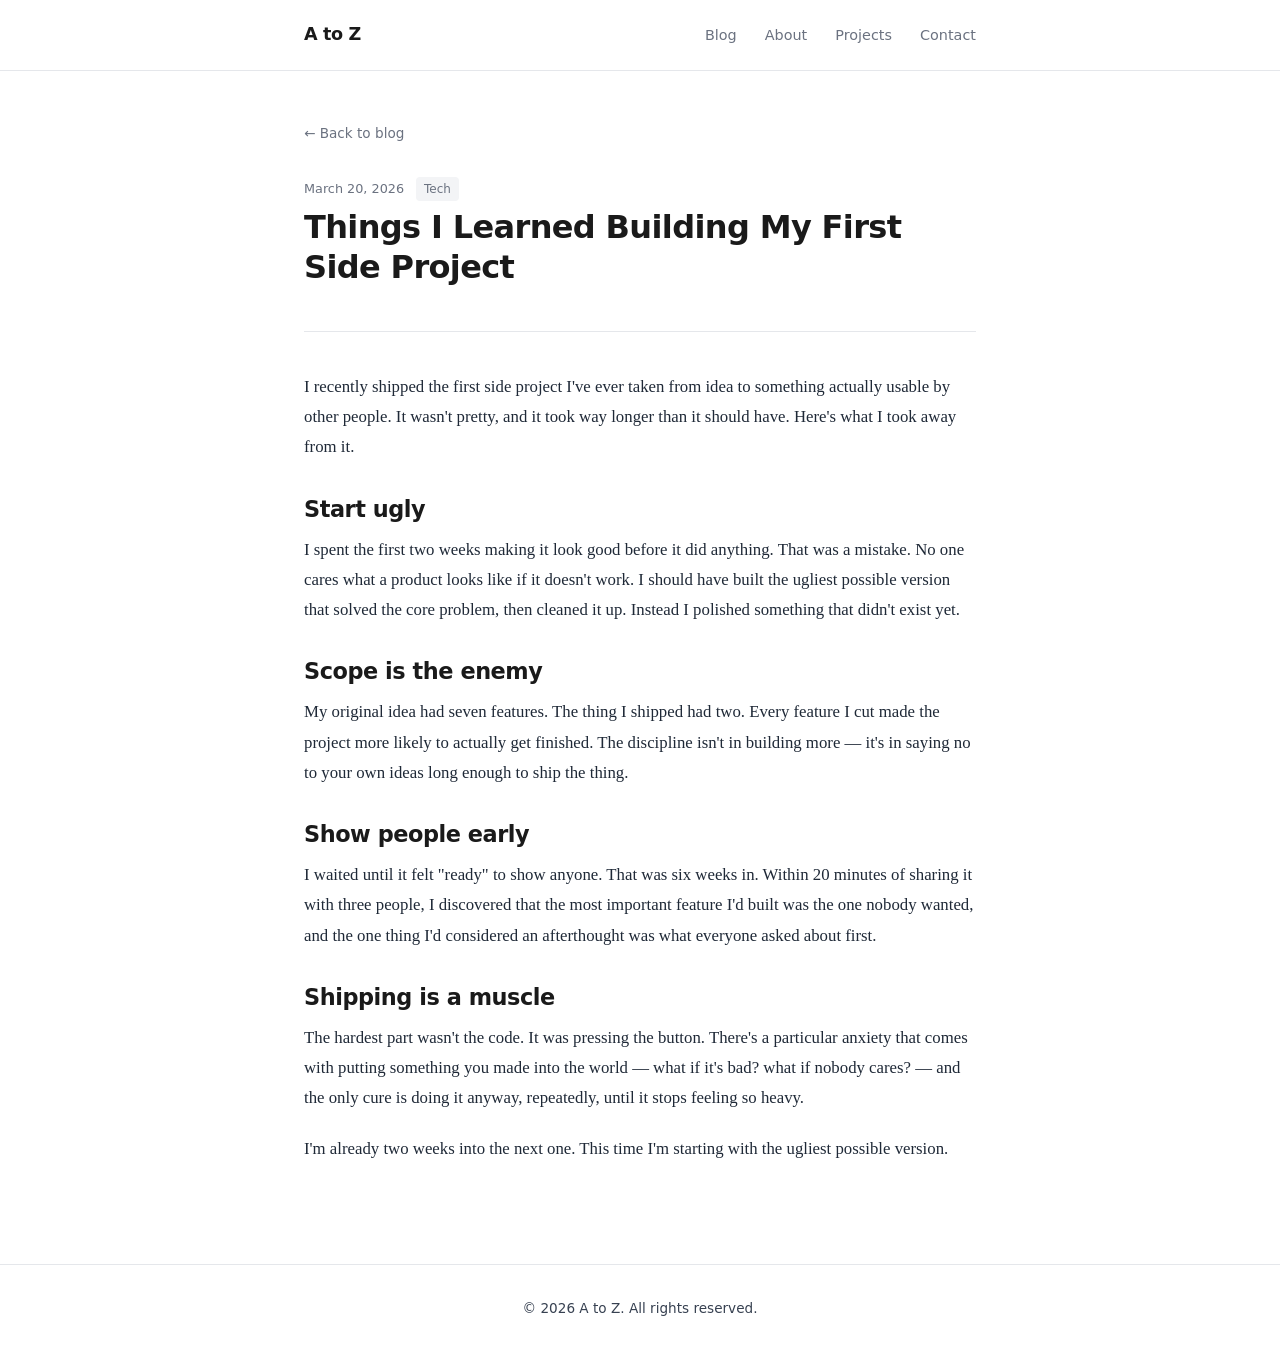
<file: blog/things-i-learned.html>
<!DOCTYPE html>
<html lang="en">
<head>
  <meta charset="UTF-8" />
  <meta name="viewport" content="width=device-width, initial-scale=1.0" />
  <title>Things I Learned Building My First Side Project — A to Z</title>
  <meta name="description" content="A candid look at what went well, what went wrong, and what I'd do differently." />
  <link rel="stylesheet" href="../css/style.css" />
</head>
<body>

<nav>
  <div class="nav-inner">
    <a href="../index.html" class="nav-brand">A to Z</a>
    <ul class="nav-links">
      <li><a href="../index.html">Blog</a></li>
      <li><a href="../about.html">About</a></li>
      <li><a href="../projects.html">Projects</a></li>
      <li><a href="../contact.html">Contact</a></li>
    </ul>
  </div>
</nav>

<main>
  <div class="container">
    <a href="../index.html" class="back-link">← Back to blog</a>

    <article class="post-full">
      <div class="post-full-header">
        <div class="post-meta">
          <span>March 20, 2026</span>
          <span class="post-tag">Tech</span>
        </div>
        <h1>Things I Learned Building My First Side Project</h1>
      </div>

      <div class="post-body">
        <p>I recently shipped the first side project I've ever taken from idea to something actually usable by other people. It wasn't pretty, and it took way longer than it should have. Here's what I took away from it.</p>

        <h2>Start ugly</h2>

        <p>I spent the first two weeks making it look good before it did anything. That was a mistake. No one cares what a product looks like if it doesn't work. I should have built the ugliest possible version that solved the core problem, then cleaned it up. Instead I polished something that didn't exist yet.</p>

        <h2>Scope is the enemy</h2>

        <p>My original idea had seven features. The thing I shipped had two. Every feature I cut made the project more likely to actually get finished. The discipline isn't in building more — it's in saying no to your own ideas long enough to ship the thing.</p>

        <h2>Show people early</h2>

        <p>I waited until it felt "ready" to show anyone. That was six weeks in. Within 20 minutes of sharing it with three people, I discovered that the most important feature I'd built was the one nobody wanted, and the one thing I'd considered an afterthought was what everyone asked about first.</p>

        <h2>Shipping is a muscle</h2>

        <p>The hardest part wasn't the code. It was pressing the button. There's a particular anxiety that comes with putting something you made into the world — what if it's bad? what if nobody cares? — and the only cure is doing it anyway, repeatedly, until it stops feeling so heavy.</p>

        <p>I'm already two weeks into the next one. This time I'm starting with the ugliest possible version.</p>
      </div>
    </article>
  </div>
</main>

<footer>
  <div class="container">
    <p>&copy; 2026 A to Z. All rights reserved.</p>
  </div>
</footer>

<script src="../js/main.js"></script>
</body>
</html>
</file>
<file: css/style.css>
/* === Reset & Base === */
*, *::before, *::after { box-sizing: border-box; margin: 0; padding: 0; }

:root {
  --bg: #ffffff;
  --text: #1a1a1a;
  --muted: #6b7280;
  --border: #e5e7eb;
  --accent: #111111;
  --link: #1a1a1a;
  --link-hover: #4f46e5;
  --max-w: 720px;
  --font-sans: ui-sans-serif, system-ui, -apple-system, BlinkMacSystemFont, "Segoe UI", sans-serif;
  --font-serif: Georgia, "Times New Roman", serif;
}

html { font-size: 16px; scroll-behavior: smooth; }

body {
  font-family: var(--font-sans);
  background: var(--bg);
  color: var(--text);
  line-height: 1.7;
  min-height: 100vh;
  display: flex;
  flex-direction: column;
}

/* === Layout === */
.container { max-width: var(--max-w); margin: 0 auto; padding: 0 1.5rem; }

main { flex: 1; padding: 3rem 0 5rem; }

/* === Nav === */
nav {
  border-bottom: 1px solid var(--border);
  padding: 1.25rem 0;
  position: sticky;
  top: 0;
  background: rgba(255,255,255,0.95);
  backdrop-filter: blur(8px);
  z-index: 100;
}

.nav-inner {
  display: flex;
  align-items: center;
  justify-content: space-between;
  max-width: var(--max-w);
  margin: 0 auto;
  padding: 0 1.5rem;
}

.nav-brand {
  font-size: 1.1rem;
  font-weight: 700;
  letter-spacing: -0.02em;
  color: var(--text);
  text-decoration: none;
}

.nav-links {
  display: flex;
  gap: 1.75rem;
  list-style: none;
}

.nav-links a {
  font-size: 0.9rem;
  color: var(--muted);
  text-decoration: none;
  transition: color 0.15s;
}

.nav-links a:hover, .nav-links a.active { color: var(--text); }

/* === Footer === */
footer {
  border-top: 1px solid var(--border);
  padding: 2rem 0;
  text-align: center;
  font-size: 0.85rem;
  color: var(--muted);
}

/* === Typography === */
h1, h2, h3 { line-height: 1.25; letter-spacing: -0.02em; }
h1 { font-size: 2rem; font-weight: 800; }
h2 { font-size: 1.4rem; font-weight: 700; }
h3 { font-size: 1.1rem; font-weight: 600; }
p { color: #374151; }

a { color: var(--link); transition: color 0.15s; }
a:hover { color: var(--link-hover); }

/* === Page Header === */
.page-header { margin-bottom: 3rem; }
.page-header h1 { margin-bottom: 0.5rem; }
.page-header p { color: var(--muted); font-size: 1.05rem; }

/* === Blog Feed === */
.post-list { display: flex; flex-direction: column; gap: 0; }

.post-item {
  padding: 1.75rem 0;
  border-bottom: 1px solid var(--border);
}

.post-item:first-child { padding-top: 0; }

.post-meta {
  font-size: 0.8rem;
  color: var(--muted);
  margin-bottom: 0.4rem;
  display: flex;
  gap: 0.75rem;
  align-items: center;
}

.post-tag {
  background: #f3f4f6;
  padding: 0.1rem 0.5rem;
  border-radius: 4px;
  font-size: 0.75rem;
}

.post-edited {
  font-style: italic;
  color: #9ca3af;
  font-size: 0.75rem;
}

.post-item h2 { margin-bottom: 0.4rem; }

.post-item h2 a {
  text-decoration: none;
  color: var(--text);
}

.post-item h2 a:hover { color: var(--link-hover); }

.post-item p { font-size: 0.95rem; color: var(--muted); margin-bottom: 0.75rem; }

.read-more {
  font-size: 0.85rem;
  font-weight: 600;
  color: var(--text);
  text-decoration: none;
  display: inline-flex;
  align-items: center;
  gap: 0.25rem;
}

.read-more:hover { color: var(--link-hover); }

/* === Blog Post === */
.post-full { max-width: var(--max-w); }

.post-full-header { margin-bottom: 2.5rem; padding-bottom: 2rem; border-bottom: 1px solid var(--border); }

.post-full-header h1 { margin-bottom: 0.75rem; }

.post-body { font-family: var(--font-serif); font-size: 1.05rem; line-height: 1.8; }

.post-body p { margin-bottom: 1.25rem; color: #1f2937; }

.post-body h2 { font-family: var(--font-sans); margin: 2rem 0 0.75rem; }

.post-body h3 { font-family: var(--font-sans); margin: 1.5rem 0 0.5rem; }

.post-body ul, .post-body ol { margin: 0 0 1.25rem 1.5rem; }

.post-body li { margin-bottom: 0.25rem; color: #1f2937; }

.post-body code {
  background: #f3f4f6;
  padding: 0.1em 0.35em;
  border-radius: 4px;
  font-size: 0.9em;
  font-family: ui-monospace, monospace;
}

.post-body pre {
  background: #1a1a1a;
  color: #e5e7eb;
  padding: 1.25rem;
  border-radius: 8px;
  overflow-x: auto;
  margin-bottom: 1.25rem;
}

.post-body pre code { background: none; padding: 0; color: inherit; }

.back-link { display: inline-flex; align-items: center; gap: 0.3rem; font-size: 0.85rem; color: var(--muted); text-decoration: none; margin-bottom: 2rem; }

.back-link:hover { color: var(--text); }

/* === About === */
.about-grid { display: grid; grid-template-columns: 1fr; gap: 2.5rem; }

.about-section h2 { margin-bottom: 0.75rem; }

.about-section p { color: #374151; margin-bottom: 0.75rem; }

.skill-list { display: flex; flex-wrap: wrap; gap: 0.5rem; margin-top: 0.75rem; }

.skill-tag {
  background: #f3f4f6;
  border: 1px solid var(--border);
  padding: 0.3rem 0.75rem;
  border-radius: 999px;
  font-size: 0.8rem;
  color: #374151;
}

/* === Projects === */
.project-grid { display: flex; flex-direction: column; gap: 1.5rem; }

.project-card {
  border: 1px solid var(--border);
  border-radius: 10px;
  padding: 1.5rem;
  transition: border-color 0.15s, box-shadow 0.15s;
}

.project-card:hover { border-color: #d1d5db; box-shadow: 0 2px 12px rgba(0,0,0,0.06); }

.project-card h3 { margin-bottom: 0.4rem; }

.project-card p { font-size: 0.95rem; color: var(--muted); margin-bottom: 1rem; }

.project-links { display: flex; gap: 0.75rem; }

.project-links a {
  font-size: 0.8rem;
  font-weight: 600;
  padding: 0.3rem 0.75rem;
  border-radius: 6px;
  text-decoration: none;
  transition: background 0.15s;
}

.btn-primary { background: var(--text); color: #fff; }
.btn-primary:hover { background: #374151; color: #fff; }
.btn-secondary { background: #f3f4f6; color: var(--text); }
.btn-secondary:hover { background: #e5e7eb; color: var(--text); }

.project-tags { display: flex; gap: 0.4rem; flex-wrap: wrap; margin-bottom: 0.75rem; }

.project-tag {
  background: #eff6ff;
  color: #3b82f6;
  padding: 0.1rem 0.5rem;
  border-radius: 4px;
  font-size: 0.75rem;
  font-weight: 500;
}

/* === Contact === */
.contact-layout { display: grid; gap: 3rem; }

.contact-intro p { color: #374151; margin-bottom: 0.75rem; }

.contact-methods { display: flex; flex-direction: column; gap: 0.75rem; margin-top: 1.5rem; }

.contact-methods--row { flex-direction: row; }
.contact-methods--row .contact-method { flex: 1; }

.contact-method {
  display: flex;
  align-items: center;
  gap: 0.75rem;
  padding: 0.9rem 1.1rem;
  border: 1px solid var(--border);
  border-radius: 8px;
  text-decoration: none;
  color: var(--text);
  font-size: 0.9rem;
  transition: border-color 0.15s, box-shadow 0.15s;
}

.contact-method:hover { border-color: #9ca3af; box-shadow: 0 1px 8px rgba(0,0,0,0.05); color: var(--text); }

.contact-method-icon { font-size: 1.1rem; }

.contact-method-text strong { display: block; font-size: 0.8rem; color: var(--muted); font-weight: 400; }

/* === Form === */
form { display: flex; flex-direction: column; gap: 1rem; }

label { font-size: 0.85rem; font-weight: 600; color: var(--text); display: block; margin-bottom: 0.3rem; }

input, textarea {
  width: 100%;
  padding: 0.65rem 0.9rem;
  border: 1px solid var(--border);
  border-radius: 7px;
  font-family: var(--font-sans);
  font-size: 0.95rem;
  color: var(--text);
  background: var(--bg);
  transition: border-color 0.15s, box-shadow 0.15s;
  outline: none;
}

input:focus, textarea:focus {
  border-color: #9ca3af;
  box-shadow: 0 0 0 3px rgba(0,0,0,0.05);
}

textarea { resize: vertical; min-height: 130px; }

button[type="submit"] {
  background: var(--text);
  color: #fff;
  border: none;
  padding: 0.75rem 1.5rem;
  border-radius: 7px;
  font-family: var(--font-sans);
  font-size: 0.9rem;
  font-weight: 600;
  cursor: pointer;
  transition: background 0.15s;
  align-self: flex-start;
}

button[type="submit"]:hover { background: #374151; }

/* === Responsive === */
@media (max-width: 600px) {
  h1 { font-size: 1.6rem; }
  .nav-links { gap: 1rem; }
}
</file>
